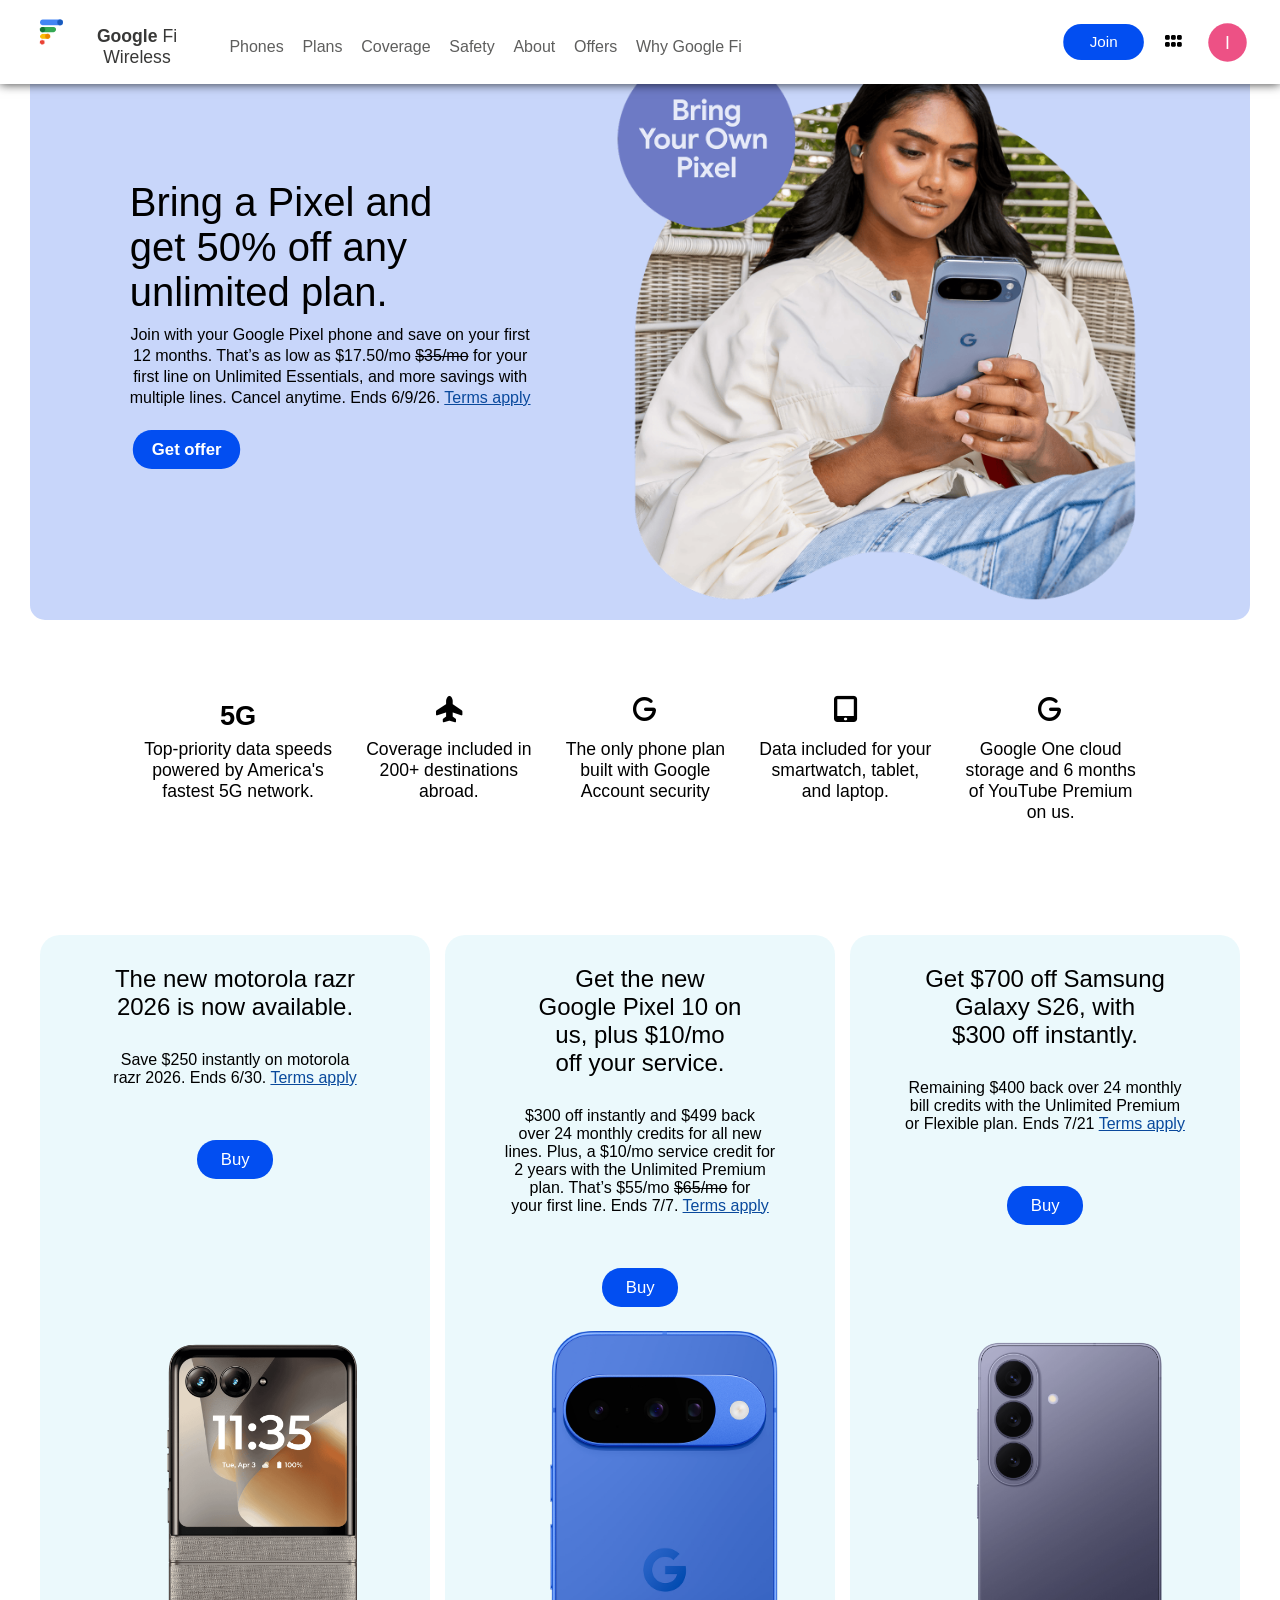
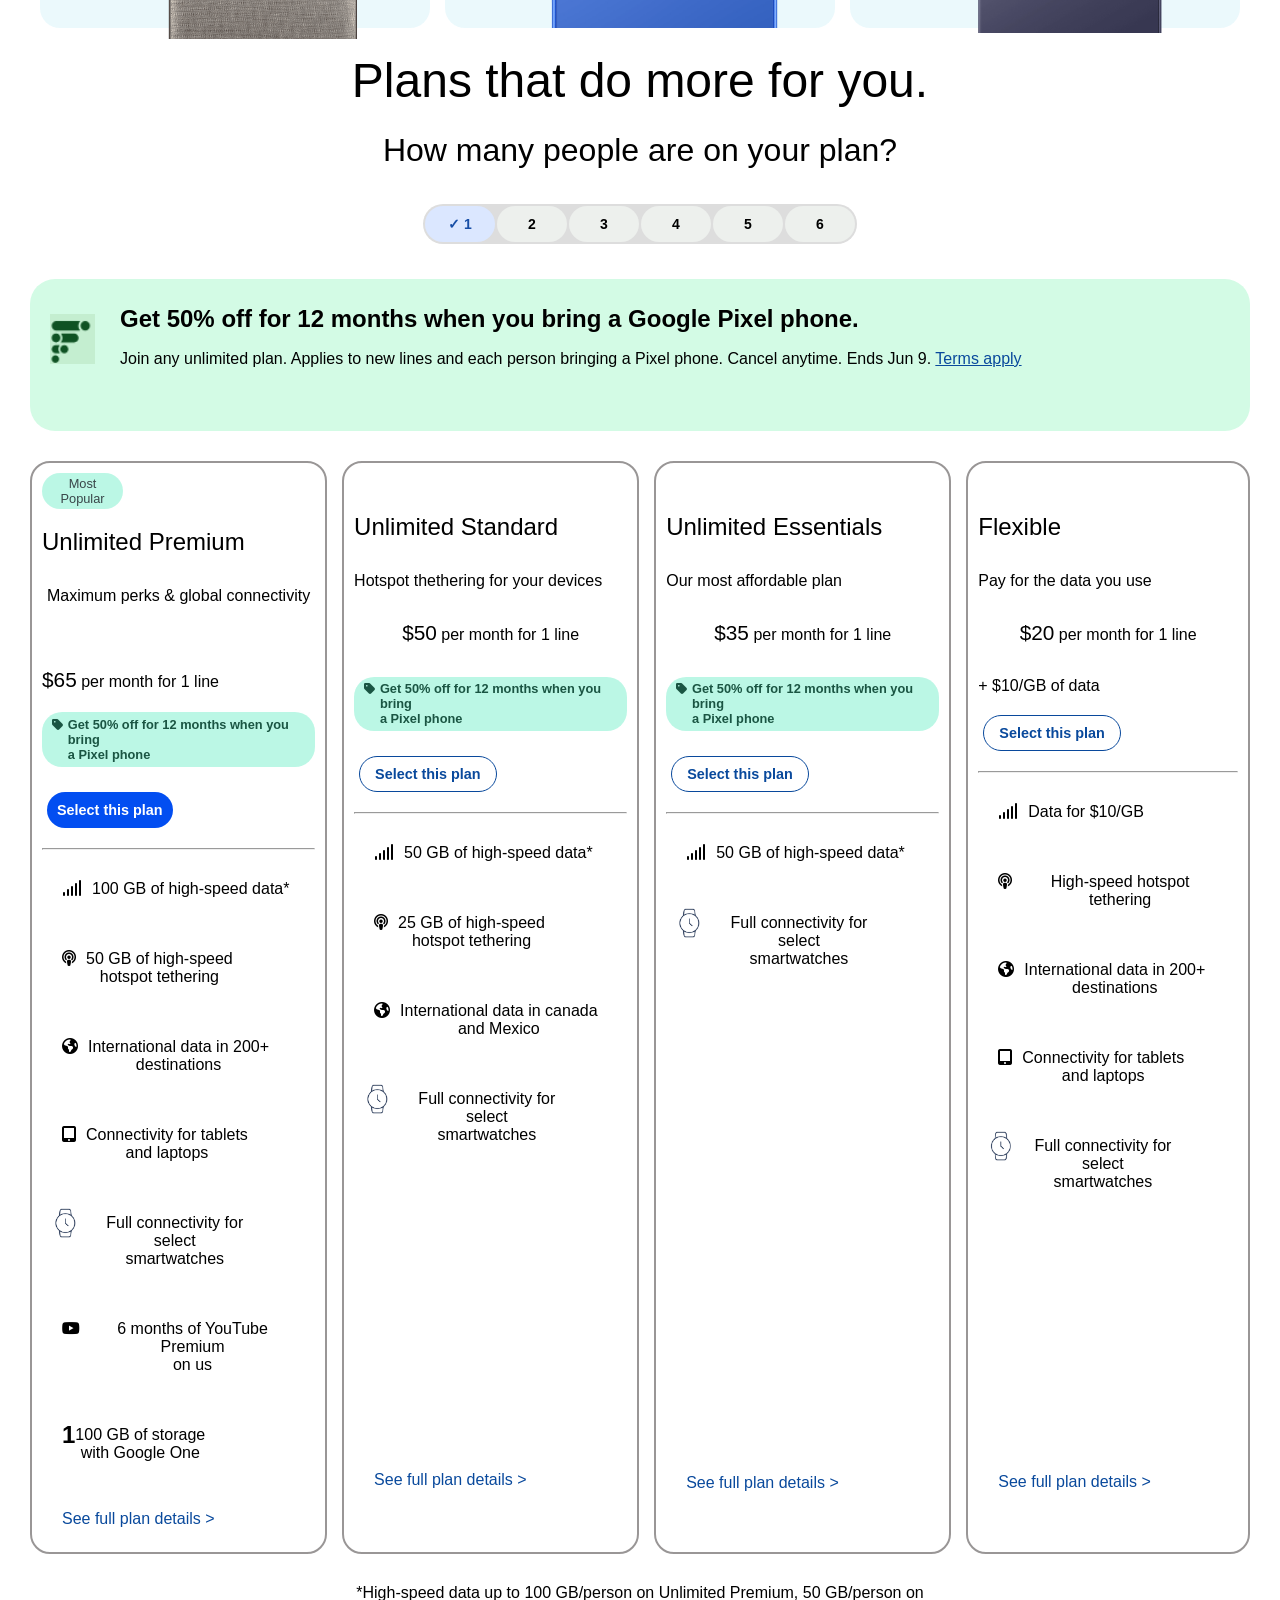
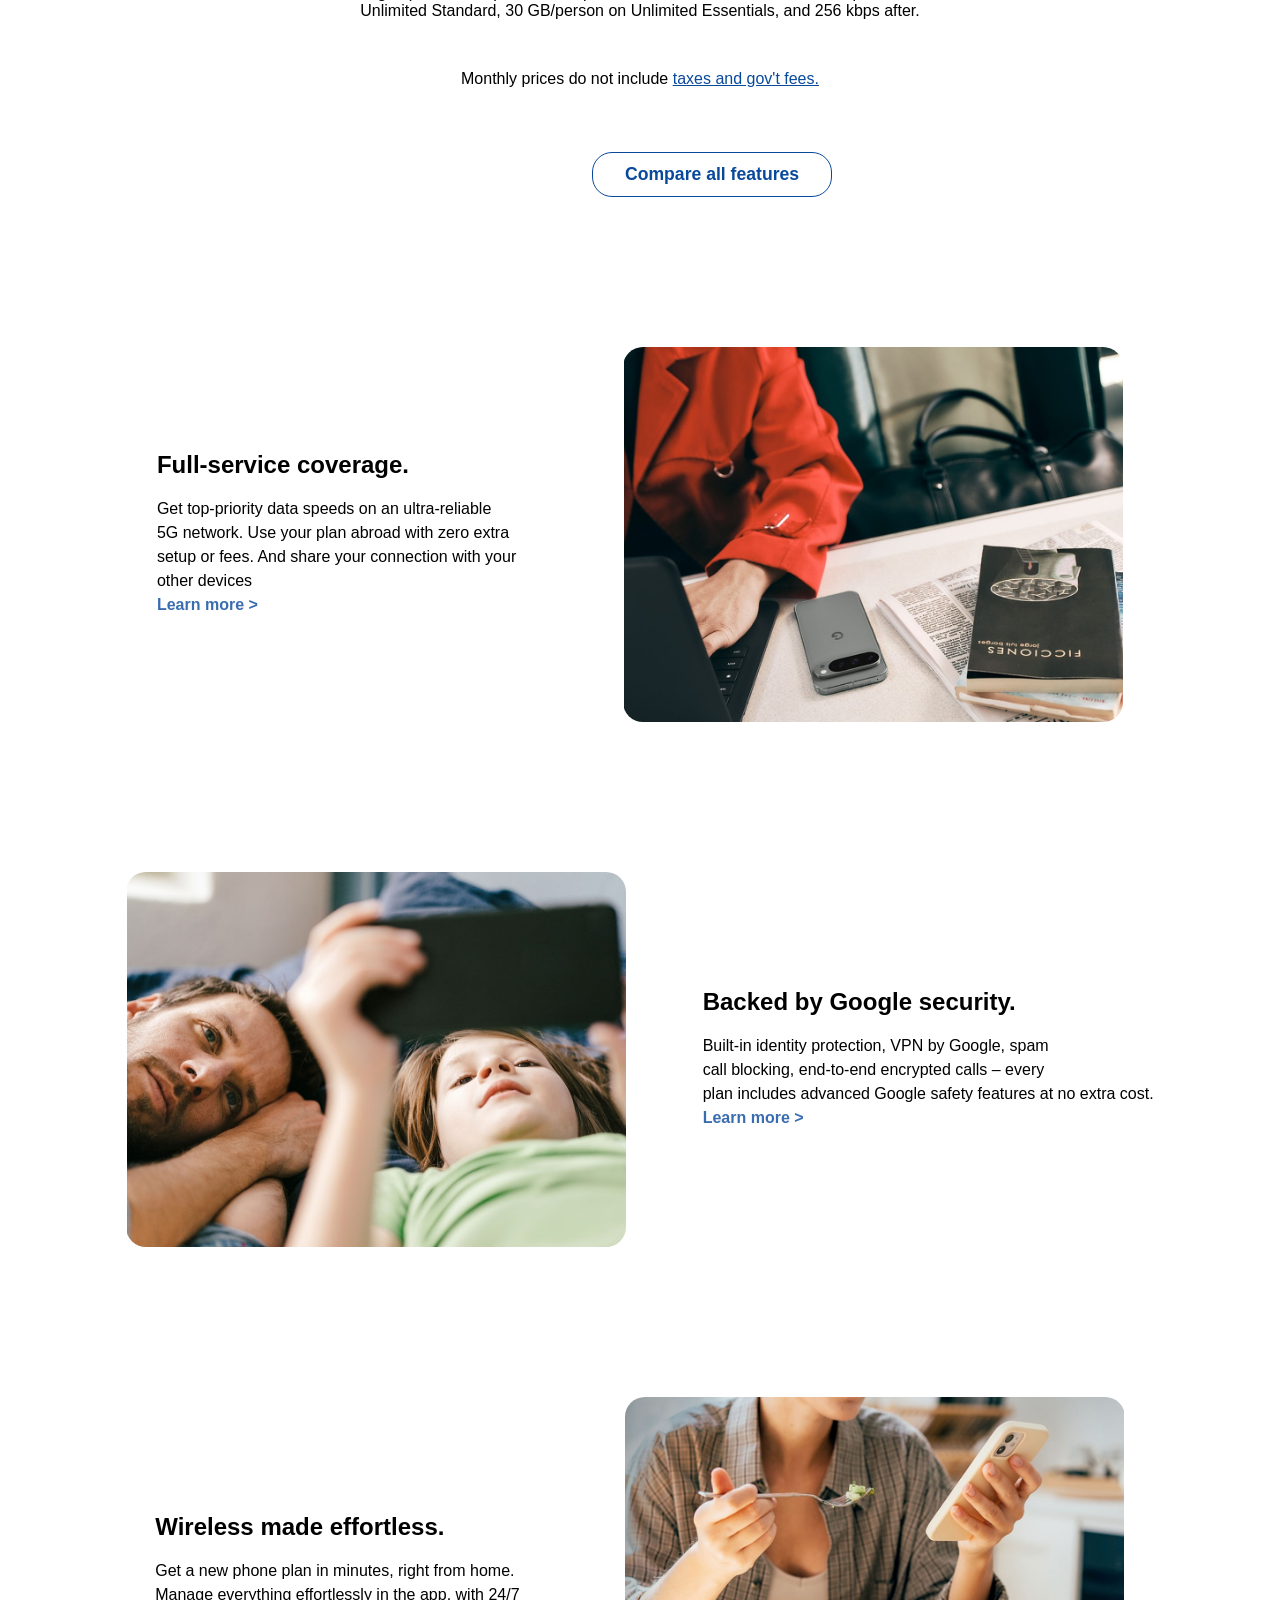
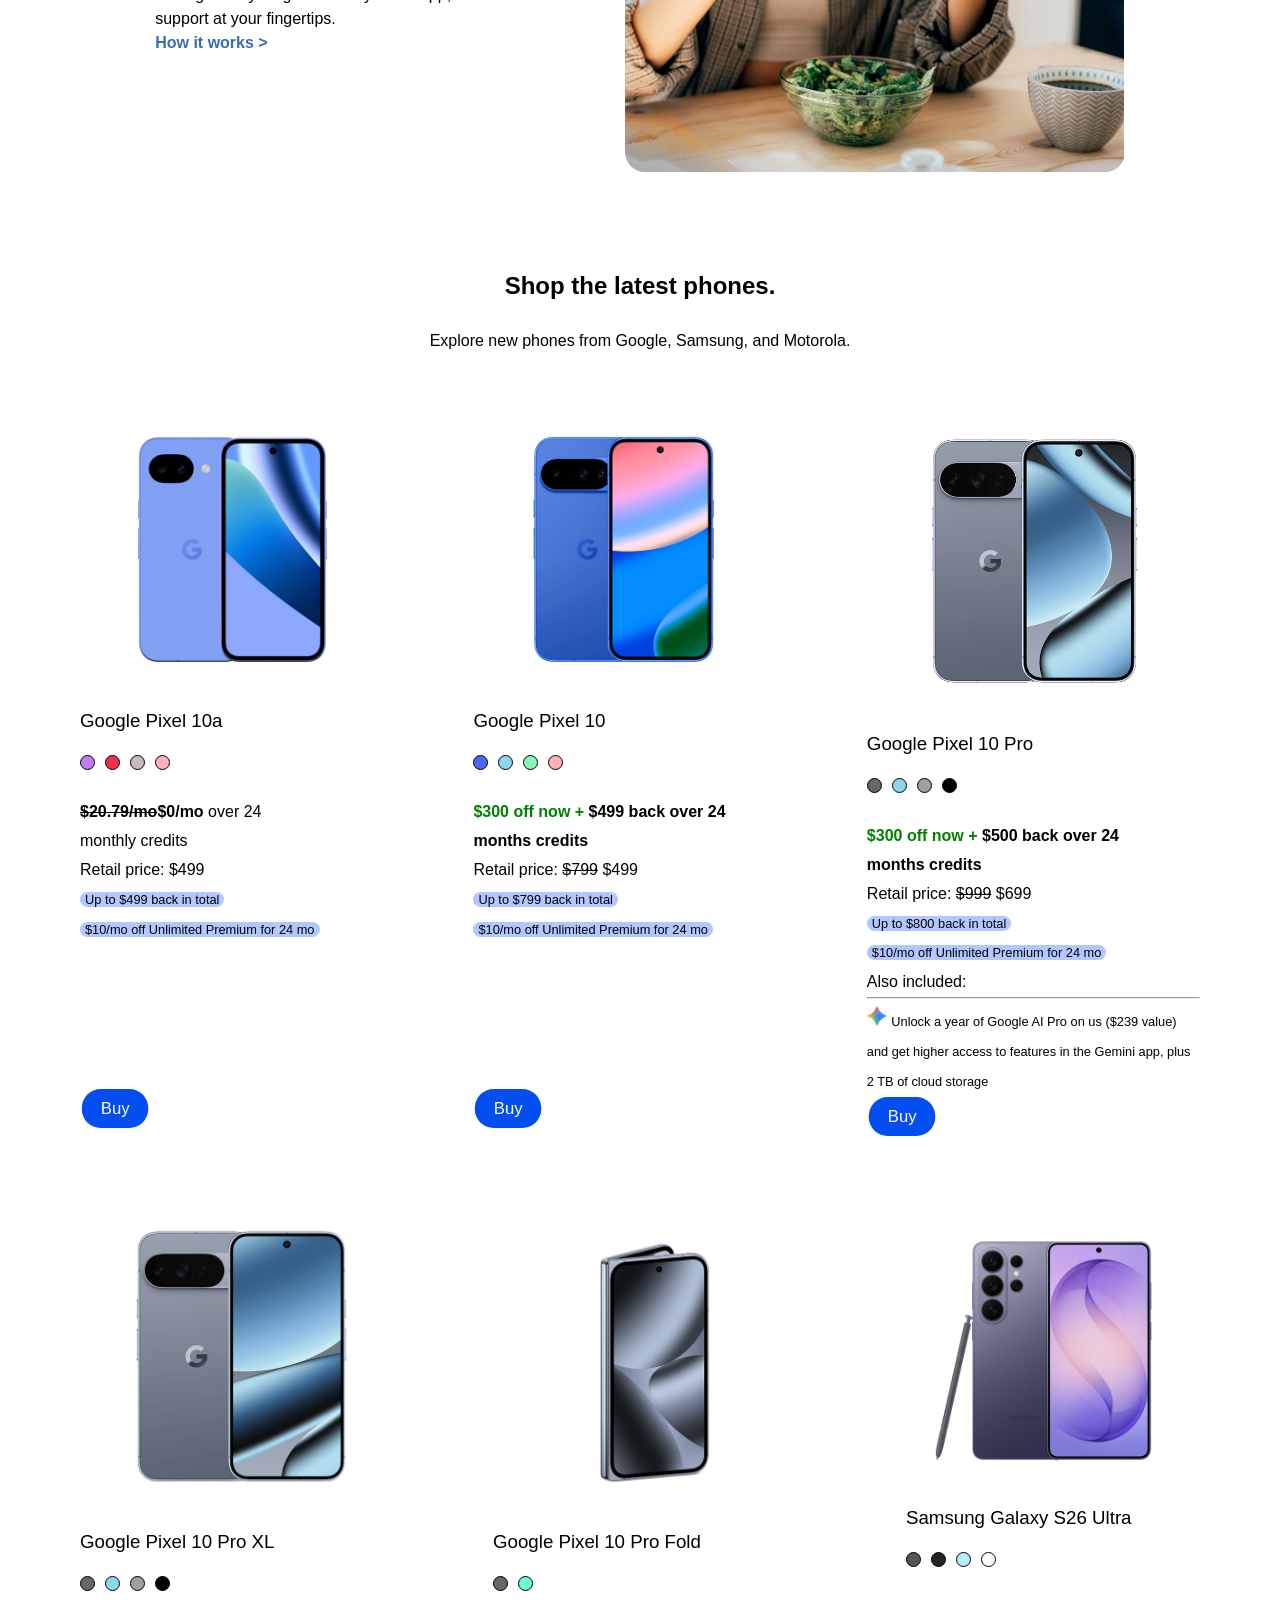
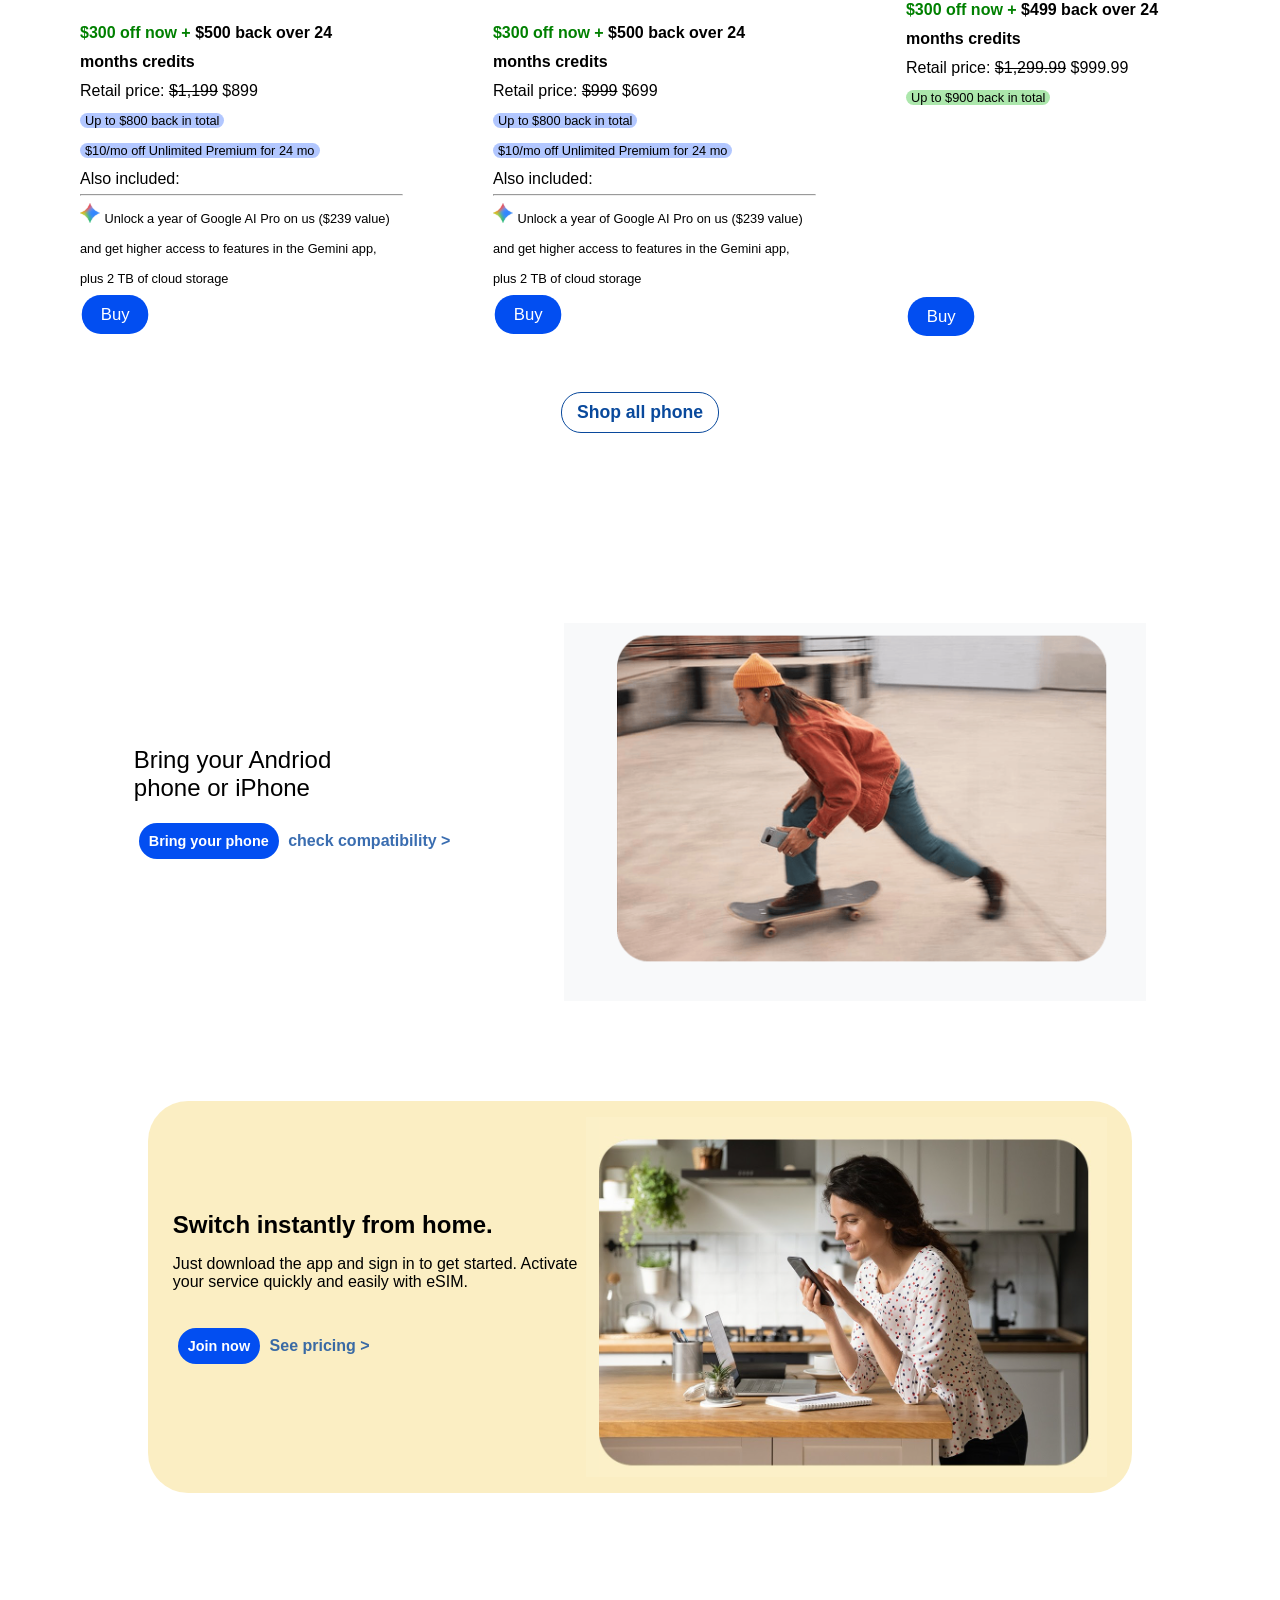
<file: index.html>
<!DOCTYPE html>
<html lang="en">

<head>
   <meta charset="UTF-8">
   <meta name="viewport" content="width=device-width, initial-scale=1.0">
   <title>Document</title>
   <link rel="stylesheet" href="https://cdnjs.cloudflare.com/ajax/libs/font-awesome/6.7.2/css/all.min.css"
      integrity="sha512-Evv84Mr4kqVGRNSgIGL/F/aIDqQb7xQ2vcrdIwxfjThSH8CSR7PBEakCr51Ck+w+/U6swU2Im1vVX0SVk9ABhg=="
      crossorigin="anonymous" referrerpolicy="no-referrer" />
   <link rel="stylesheet" href="index.css">
</head>

<body>
   <header>
      <nav>
         <div class="left_portion">
            <div class="logo1"> </div>
            <p style="font-size: 1.1rem; color: rgb(56, 56, 55); margin-top:10px; position: relative; top:1rem;">
               <strong>Google</strong> Fi Wireless
            </p>
         </div>
         <div class="center_portion">
            <ul>
               <li>Phones</li>
               <li>Plans</li>
               <li>Coverage</li>
               <li>Safety</li>
               <li>About</li>
               <li>Offers</li>
               <li>Why Google Fi</li>
            </ul>
         </div>
         <div class="right_portion">
            <button class="join_btn"><a href="#">Join</a></button>
            <div class="logo3"><i class="fa-solid fa-grip"></i>
            </div>
            <div class="logo4" style="border-radius:50%; height: 35px; width:35px;">I
            </div>
         </div>

      </nav>
   </header>
   <main>
      <section id="section1">
         <div class="part1">
            <h1>Bring a Pixel and <br> get 50% off any
               <br>
               unlimited plan.
            </h1>
            <p>Join with your Google Pixel phone and save on your first <br>12 months. That’s as low as $17.50/mo
               <span style="text-decoration: line-through;">$35/mo</span>
               for
               your <br>first line on Unlimited Essentials, and more savings with <br>multiple lines. Cancel anytime.
               Ends
               6/9/26.
               <a href="#" style="color: rgb(9, 73, 156);">Terms apply</a>
            </p>
            <button><a href="#">Get offer</a></button>
         </div>
         <div class="hero">
         </div>

      </section>
      <section>
         <div class="section2">
            <div class="s"> <strong style="font-size: 1.7rem;">5G</strong>
               <p style="margin-top: 7px;">Top-priority data speeds<br>powered by America's <br>fastest 5G network.</p>
            </div>
            <div class="s"><i class="fa-solid fa-plane-up"></i>
               <p>Coverage included in <br>200+ destinations <br>abroad.</p>
            </div>
            <div class="s"><i class="fa-solid fa-g"></i>
               <p>The only phone plan <br>built with Google <br>Account security</p>
            </div>
            <div class="s"><i class="fa-solid fa-tablet-screen-button"></i>
               <p>Data included for your <br>smartwatch, tablet, <br>and laptop.</p>
            </div>
            <div class="s"><i class="fa-solid fa-g"></i>
               <p>Google One cloud <br>storage and 6 months <br> of YouTube Premium <br>on us.</p>
            </div>
         </div>
      </section>
      <section id="section3">
         <div class="ph">
            <h1>The new motorola razr <br>2026 is now available.</h1>
            <p>Save $250 instantly on motorola <br> razr 2026. Ends 6/30.
               <a href="#">Terms apply</a>
            </p>
            <button>Buy</button>
            <div class="ph1 f"
               style="background: url(images/ph1.png); background-size: cover; position: relative;top: 7.8rem; scale:1.1;">
            </div>
         </div>
         <div class="ph">
            <h1>Get the new <br>Google Pixel 10 on <br> us, plus $10/mo <br> off your
               service.</h1>
            <p>$300 off instantly and $499 back <br>over 24 monthly credits for all new <br>lines. Plus, a $10/mo
               service credit
               for <br>2 years with the Unlimited Premium <br> plan.
               That’s $55/mo <span style="text-decoration: line-through;">$65/mo</span> for <br>your first line. Ends
               7/7.
               <a href="#">Terms apply</a>
            </p>
            <button>Buy</button>
            <div class="ph2 f" style="background: url(images/ph2.png); background-size: cover; scale: 1;"></div>
         </div>
         <div class="ph">
            <h1>Get $700 off Samsung <br>Galaxy S26, with <br>$300 off instantly.</h1>
            <p>Remaining $400 back over 24 monthly <br>bill credits with the Unlimited Premium <br>or Flexible plan.
               Ends 7/21
               <a href="#">Terms apply</a>
            </p>
            <button>Buy</button>
            <div class="ph3 f"
               style="background: url(images/ph3.png); background-size: cover; position: relative; top: 4.5rem; scale: 1.1;">
            </div>
         </div>
      </section>
      <div class="plan">
         <h1 style="text-align: center; font-size: 3rem; font-weight: 400; margin-bottom: 1.5rem;">Plans that do more
            for
            you.</h1>
         <h2 style="text-align: center; font-size: 2rem; font-weight: 400;">How many people are on your plan?</h2>
         <div class="g">
            <input checked type="radio" id="a" name="n"><label for="a">1</label>
            <input type="radio" id="b" name="n"><label for="b">2</label>
            <input type="radio" id="c" name="n"><label for="c">3</label>
            <input type="radio" id="d" name="n"><label for="d">4</label>
            <input type="radio" id="e" name="n"><label for="e">5</label>
            <input type="radio" id="f" name="n"><label for="f">6</label>
         </div>
      </div>
      <div class="offer">
         <div class="l" style="height: 50px; width: 50px; background: url(images/l.png); margin-right: 20px; margin-top: 15px;
            background-size: contain; background-repeat : no-repeat;">
         </div>
         <div class="new" style="line-height: 2.5rem;">
            <h2>Get 50% off for 12 months when you bring a Google Pixel phone.</h2>
            <p>Join any unlimited plan. Applies to new lines and each person bringing a Pixel phone. Cancel anytime.
               Ends
               Jun 9.
               <a href="#" style="color: rgb(9, 73, 156);">Terms apply</a>
            </p>
         </div>
      </div>
      <section id="section4">
         <!-- box1 -->
         <div class="pl">
            <div class="popular">Most Popular</div>
            <h2 style="font-weight: 500;">Unlimited Premium</h2>
            <p style="line-height: 5rem;">Maximum perks & global connectivity</p>
            <span><strong style="font-size: 1.3rem; font-weight: 500;">$65</strong> per month for 1 line</span>
            <div class="get">
               <div class="tag"><i class="fa-solid fa-tag"></i></div>
               Get 50% off for 12 months when you bring <br> a Pixel phone
            </div>
            <button class="sp">Select this plan</button>
            <hr>
            <div class="properties">
               <div class="ab">
                  <i class="fa-solid fa-signal"></i>
                  <p>100 GB of high-speed data*</p>
               </div>
               <div class="ab">
                  <i class="fa-solid fa-podcast"></i>
                  <p>50 GB of high-speed <br>hotspot tethering</p>
               </div>
               <div class="ab">
                  <i class="fa-solid fa-earth-americas"></i>
                  <p>International data in 200+ <br> destinations</p>
               </div>
               <div class="ab">
                  <i class="fa-solid fa-tablet-screen-button"></i>
                  <p>Connectivity for tablets <br>and laptops</p>
               </div>
               <div class="ab">
                  <div class="w"
                     style="position:relative; right:1.5rem;bottom: 1rem; background: url(images/watch.png);background-size: cover; height: 50px; width: 50px; scale:0.7;">
                  </div>
                  <p style="position: relative;right: 1.8rem;">Full connectivity for select <br>smartwatches</p>
               </div>
               <div class="ab">
                  <i class="fa-brands fa-youtube"></i>
                  <p>6 months of YouTube Premium <br>on us</p>
               </div>
               <div class="ab"> <strong style="font-size:1.5rem; position: relative;bottom: 0.3rem;">1</strong>
                  <p>100 GB of storage <br> with Google One</p>
               </div>
               <a href="#" style="position: relative; top: 0.4rem;">See full plan details >
               </a>
            </div>
         </div>
         <!-- box2 -->
         <div class="pl">
            <h2 style="font-weight:500; margin-top: 40px;">Unlimited Standard</h2>
            <span style="line-height: 5rem;">Hotspot thethering for your devices</span>
            <p><strong style="font-size: 1.3rem; font-weight: 500;">$50</strong>
               per month for 1 line
            </p>
            <div class="get">
               <div class="tag"><i class="fa-solid fa-tag"></i></div>
               Get 50% off for 12 months when you bring <br> a Pixel phone
            </div>
            <button class="ps">Select this plan</button>
            <hr>
            <div class="properties">
               <div class="ab">
                  <i class="fa-solid fa-signal"></i>
                  <p>50 GB of high-speed data*</p>
               </div>
               <div class="ab">
                  <i class="fa-solid fa-podcast"></i>
                  <p>25 GB of high-speed <br>hotspot tethering</p>
               </div>
               <div class="ab">
                  <i class="fa-solid fa-earth-americas"></i>
                  <p>International data in canada <br> and Mexico</p>
               </div>
               <div class="ab">
                  <div class="w"
                     style="position:relative; right:1.5rem;bottom: 1rem; background: url(images/watch.png);background-size: cover; height: 50px; width: 50px; scale:0.7;">
                  </div>
                  <p style="position: relative;right: 1.8rem;">Full connectivity for select <br>smartwatches</p>
               </div>
               <a href="#" style="position: relative; top: 17.8rem;">See full plan details >
               </a>
            </div>
         </div>
         <!-- box3 -->
         <div class="pl">
            <h2 style="font-weight:500; margin-top: 40px;">Unlimited Essentials</h2>
            <span style="line-height: 5rem;">Our most affordable plan</span>
            <p><strong style="font-size: 1.3rem; font-weight: 500;">$35</strong>
               per month for 1 line
            </p>
            <div class="get">
               <div class="tag"><i class="fa-solid fa-tag"></i></div>
               Get 50% off for 12 months when you bring <br> a Pixel phone
            </div>
            <button class="ps">Select this plan</button>
            <hr>
            <div class="properties">
               <div class="ab">
                  <i class="fa-solid fa-signal"></i>
                  <p>50 GB of high-speed data*</p>
               </div>
               <div class="ab">
                  <div class="w"
                     style="position:relative; right:1.5rem;bottom: 1rem; background: url(images/watch.png);background-size: cover; height: 50px; width: 50px; scale:0.7;">
                  </div>
                  <p style="position: relative;right: 1.8rem;">Full connectivity for select <br>smartwatches</p>
               </div>
               <a href="#" style="position: relative; top: 29rem;">See full plan details >
               </a>
            </div>
         </div>
         <!-- box 4 -->
         <div class="pl">
            <h2 style="font-weight:500; margin-top: 40px;">Flexible</h2>
            <span style="line-height: 5rem;">Pay for the data you use</span>
            <p><strong style="font-size: 1.3rem; font-weight: 500;">$20</strong>
               per month for 1 line
            </p>
            <span>+ $10/GB of data</span>
            <br>
            <button class="ps" style="margin-top: 20px;">Select this plan</button>
            <hr>
            <div class="properties">
               <div class="ab">
                  <i class="fa-solid fa-signal"></i>
                  <p>Data for $10/GB</p>
               </div>
               <div class="ab">
                  <i class="fa-solid fa-podcast"></i>
                  <p>High-speed hotspot tethering</p>
               </div>
               <div class="ab">
                  <i class="fa-solid fa-earth-americas"></i>
                  <p>International data in 200+ <br> destinations</p>
               </div>
               <div class="ab">
                  <i class="fa-solid fa-tablet-screen-button"></i>
                  <p>Connectivity for tablets <br>and laptops</p>
               </div>
               <div class="ab">
                  <div class="w"
                     style="position:relative; right:1.5rem;bottom: 1rem; background: url(images/watch.png);background-size: cover; height: 50px; width: 50px; scale:0.7;">
                  </div>
                  <p style="position: relative;right: 1.8rem;">Full connectivity for select <br>smartwatches</p>
               </div>
               <a href="#" style="position: relative; top: 15rem;">See full plan details >
               </a>
            </div>
         </div>
      </section>
      <div class="sub">
         <p style="text-align: center;">*High-speed data up to 100 GB/person on Unlimited Premium, 50 GB/person on <br>
            Unlimited Standard, 30
            GB/person on Unlimited Essentials, and 256 kbps after.</p>
         <br>
         <p style="text-align: center;">Monthly prices do not include <a href="#" style="color: rgb(9, 73, 156);">taxes
               and gov't fees.</a></p>
      </div>
      <button class="ps"
         style="margin-left: 37rem; margin-top: 2rem; padding: 0.7rem 2rem; font-size: 1.1rem; margin-bottom: 100px;">
         Compare
         all
         features</button>
      <!-- section 5 -->
      <section id="section5">
         <!-- box 1 -->
         <div class="box">
            <div class="text">
               <h1 style="margin-bottom: 20px;">Full-service coverage.</h1>
               <span>Get top-priority data speeds on an ultra-reliable <br> 5G network. Use your plan abroad with zero
                  extra
                  <br> setup or fees. And share your connection with your <br>other devices</span>
               <br>
               <a href="#" style="color: rgba(9, 73, 156,0.8); text-decoration : none; font-weight: bold;">Learn more
                  ></a>
            </div>
            <div class="pic" style="height: 375px; width: 500px; background: url(images/box1.jpg); 
               background-size: contain; background-position: center; background-repeat: no-repeat; 
               border-radius: 20px;">
            </div>
         </div>
         <!-- box 2 -->
         <div class="box">
            <div class="pic" style="height: 375px; width: 500px; background: url(images/box2.jpg); 
               background-size: contain; background-position: center; background-repeat: no-repeat; 
               border-radius: 20px;">
            </div>
            <div class="text">
               <h1 style="margin-bottom: 20px;">Backed by Google security.</h1>
               <span>Built-in identity protection, VPN by Google, spam <br>
                  call blocking, end-to-end encrypted calls – every <br>plan includes advanced Google safety features at
                  no extra cost.
                  <br>
                  <a href="#" style="color: rgba(9, 73, 156,0.8); text-decoration : none; font-weight: bold;">Learn more
                     ></a>
            </div>
         </div>
         <!-- box 3 -->
         <div class="box">
            <div class="text">
               <h1 style="margin-bottom: 20px;">Wireless made effortless.</h1>
               <span>Get a new phone plan in minutes, right from home. <br>Manage everything effortlessly in the app,
                  with
                  24/7 <br>support at your fingertips.
                  <br>
                  <a href="#" style="color: rgba(9, 73, 156,0.8); text-decoration : none; font-weight: bold;">How it
                     works
                     ></a>
            </div>
            <div class="pic" style="height: 375px; width: 500px; background: url(images/box3.jpg); 
               background-size: contain; background-position: center; background-repeat: no-repeat; 
               border-radius: 20px;">
            </div>
         </div>
      </section>
      <!-- shop section -->
      <section id="section6">
         <h1 style="font-weight: light;">Shop the latest phones.</h1>
         <p>Explore new phones from Google, Samsung, and Motorola.</p>
         <div class="shop">
            <!-- phone 1 -->
            <div class="p1">
               <img src="images/p1.webp" alt="p1">
               <div class="t">
                  <h3 style="font-weight: lighter; margin-bottom: 1.2rem;">Google Pixel 10a</h3>
                  <div class="circle">
                     <div class="c" style="background: rgba(183, 111, 241, 0.9);"></div>
                     <div class="c" style="background: rgb(241, 48, 80);"></div>
                     <div class="c" style="background: rgb(199, 187, 187);"></div>
                     <div class="c" stle="background: #000;"></div>
                  </div>
                  <br>
                  <span><strong>
                        <span style="text-decoration: line-through;">$20.79/mo</span>$0/mo
                     </strong>over 24
                  </span>
                  <br>
                  <span>monthly credits</span>
                  <br>
                  <span>Retail price: $499</span>
                  <br>
                  <div class="doll">Up to $499 back in total</div>
                  <br>
                  <div class="doll">$10/mo off Unlimited Premium for 24 mo</div>
                  <br>
                  <button id="btn">
                     Buy
                  </button>
               </div>
            </div>
            <!-- phone 2 -->
            <div class="p1">
               <img src="images/p2.webp" alt="p1">
               <div class="t">
                  <h3 style="font-weight: lighter; margin-bottom: 1.2rem;">Google Pixel 10</h3>
                  <div class="circle">
                     <div class="c" style="background: rgba(58, 86, 243, 0.9);"></div>
                     <div class="c" style="background: rgb(140, 215, 238);"></div>
                     <div class="c" style="background: rgb(135, 247, 185);"></div>
                     <div class="c" stle="background: #000;"></div>
                  </div>
                  <br>
                  <strong style="color:green;">$300 off now +
                     <span style="color: #000;">$499 back over 24 <br>months credits</span>
                  </strong>
                  <br>
                  <span>Retail price: <span style="text-decoration: line-through;">$799</span> $499</span>
                  <br>
                  <div class="doll">Up to $799 back in total</div>
                  <br>
                  <div class="doll">$10/mo off Unlimited Premium for 24 mo</div>
                  <br>
                  <button id="btn">
                     Buy
                  </button>
               </div>
            </div>
            <!-- phone 3 -->
            <div class="p1">
               <img src="images/p3.webp" alt="p1" style="scale: 1;">
               <div class="t">
                  <h3 style="font-weight: lighter; margin-bottom: 1.2rem;">Google Pixel 10 Pro</h3>
                  <div class="circle">
                     <div class="c" style="background: rgba(86, 86, 87, 0.9);"></div>
                     <div class="c" style="background: rgb(140, 215, 238);"></div>
                     <div class="c" style="background: rgb(157, 160, 159);"></div>
                     <div class="c" style="background: black;"></div>
                  </div>
                  <br>
                  <strong style="color:green;">$300 off now +
                     <span style="color: #000;">$500 back over 24 <br>months credits</span>
                  </strong>
                  <br>
                  <span>Retail price: <span style="text-decoration: line-through;">$999</span> $699</span>
                  <br>
                  <div class="doll">Up to $800 back in total</div>
                  <br>
                  <div class="doll">$10/mo off Unlimited Premium for 24 mo</div>
                  <br>
                  <span>Also included: </span>
                  <hr>
                  <div class="gem"></div>
                  <span style="font-size: 0.8rem;">Unlock a year of Google AI Pro on us ($239
                     value)
                     and get higher
                     access to features in the
                     Gemini
                     app, plus 2 TB of cloud storage</span>
                  <br>
                  <button id="btn" style="margin: 0;">
                     Buy
                  </button>
               </div>
            </div>
         </div>
         <!-- shop section 2 -->
         <div class="shop">
            <!-- phone 4 -->
            <div class="p1">
               <img src="images/p4.webp" alt="p1" style="scale: 1;">
               <div class="t">
                  <h3 style="font-weight: lighter; margin-bottom: 1.2rem;">Google Pixel 10 Pro XL</h3>
                  <div class="circle">
                     <div class="c" style="background: rgba(86, 86, 87, 0.9);"></div>
                     <div class="c" style="background: rgb(140, 215, 238);"></div>
                     <div class="c" style="background: rgb(157, 160, 159);"></div>
                     <div class="c" style="background: black;"></div>
                  </div>
                  <br>
                  <strong style="color:green;">$300 off now +
                     <span style="color: #000;">$500 back over 24 <br>months credits</span>
                  </strong>
                  <br>
                  <span>Retail price: <span style="text-decoration: line-through;">$1,199</span> $899</span>
                  <br>
                  <div class="doll">Up to $800 back in total</div>
                  <br>
                  <div class="doll">$10/mo off Unlimited Premium for 24 mo</div>
                  <br>
                  <span>Also included: </span>
                  <hr>
                  <div class="gem"></div>
                  <span style="font-size: 0.8rem;">Unlock a year of Google AI Pro on us ($239
                     value)
                     and get higher
                     access to features in the
                     Gemini
                     app, plus 2 TB of cloud storage</span>
                  <br>
                  <button id="btn" style="margin: 0;">
                     Buy
                  </button>
               </div>
            </div>
            <!-- phone 5 -->
            <div class="p1">
               <img src="images/p5.webp" alt="p1" style="scale: 1;">
               <div class="t">
                  <h3 style="font-weight: lighter; margin-bottom: 1.2rem;">Google Pixel 10 Pro Fold</h3>
                  <div class="circle">
                     <div class="c" style="background: rgba(86, 86, 87, 0.9);"></div>
                     <div class="c" style="background: rgb(111, 248, 214);"></div>

                  </div>
                  <br>
                  <strong style="color:green;">$300 off now +
                     <span style="color: #000;">$500 back over 24 <br>months credits</span>
                  </strong>
                  <br>
                  <span>Retail price: <span style="text-decoration: line-through;">$999</span> $699</span>
                  <br>
                  <div class="doll">Up to $800 back in total</div>
                  <br>
                  <div class="doll">$10/mo off Unlimited Premium for 24 mo</div>
                  <br>
                  <span>Also included: </span>
                  <hr>
                  <div class="gem"></div>
                  <span style="font-size: 0.8rem;">Unlock a year of Google AI Pro on us ($239
                     value)
                     and get higher
                     access to features in the
                     Gemini
                     app, plus 2 TB of cloud storage</span>
                  <br>
                  <button id="btn" style="margin: 0;">
                     Buy
                  </button>
               </div>
            </div>
            <!-- phone 6 -->
            <div class="p1">
               <img src="images/p6.webp" alt="p1">
               <div class="t">
                  <h3 style="font-weight: lighter; margin-bottom: 1.2rem;">Samsung Galaxy S26 Ultra</h3>
                  <div class="circle">
                     <div class="c" style="background: rgba(68, 68, 70, 0.9);"></div>
                     <div class="c" style="background: rgb(35, 37, 37);"></div>
                     <div class="c" style="background: rgb(182, 237, 253);"></div>
                     <div class="c" style="background: #fff;"></div>
                  </div>
                  <br>
                  <strong style="color:green;">$300 off now +
                     <span style="color: #000;">$499 back over 24 <br>months credits</span>
                  </strong>
                  <br>
                  <span>Retail price: <span style="text-decoration: line-through;">$1,299.99</span> $999.99</span>
                  <br>
                  <div class="doll" style="background: rgba(152, 226, 152,0.8);">Up to $900 back in total</div>
                  <br>
                  <button id="btn" style="margin-top: 11.5rem;">
                     Buy
                  </button>
               </div>
            </div>
         </div>
         <div class="btn" style="display: flex; justify-content: center; align-items: center;">
            <button class="ps" style=" font-size: 1.1rem;">Shop
               all phone</button>
         </div>
      </section>
      <!-- section 7 -->
      <section id="section7">
         <div class="last">
            <div class="text">
               <h1 style="font-weight:300; margin-bottom: 1rem;">Bring your Andriod <br>phone or iPhone</h1>
               <button class="sp">Bring your phone</button>
               <a href="#" style="color: rgba(9, 73, 156,0.8); text-decoration : none; font-weight: bold;">check
                  compatibility ></a>
            </div>
            <img src="images/run.png" alt="run">
         </div>
         <!-- 2nd part -->
         <div class="last" style="background: rgba(240, 197, 58,0.3); margin: 0 8rem; padding: 1rem 1rem;">
            <div class="text">
               <h1 style="margin-bottom: 1rem;">Switch instantly from home.</h1>
               <p style="text-align: start;">Just download the app and sign in to get started. Activate <br> your
                  service quickly and easily with
                  eSIM. </p>
               <button class="sp">Join now</button>
               <a href="#" style="color: rgba(9, 73, 156,0.8); text-decoration : none; font-weight: bold;">See pricing
                  ></a>
            </div>
            <img src="images/tak.png" alt="take photo">
         </div>
      </section>
   </main>
</body>

</html>
</file>
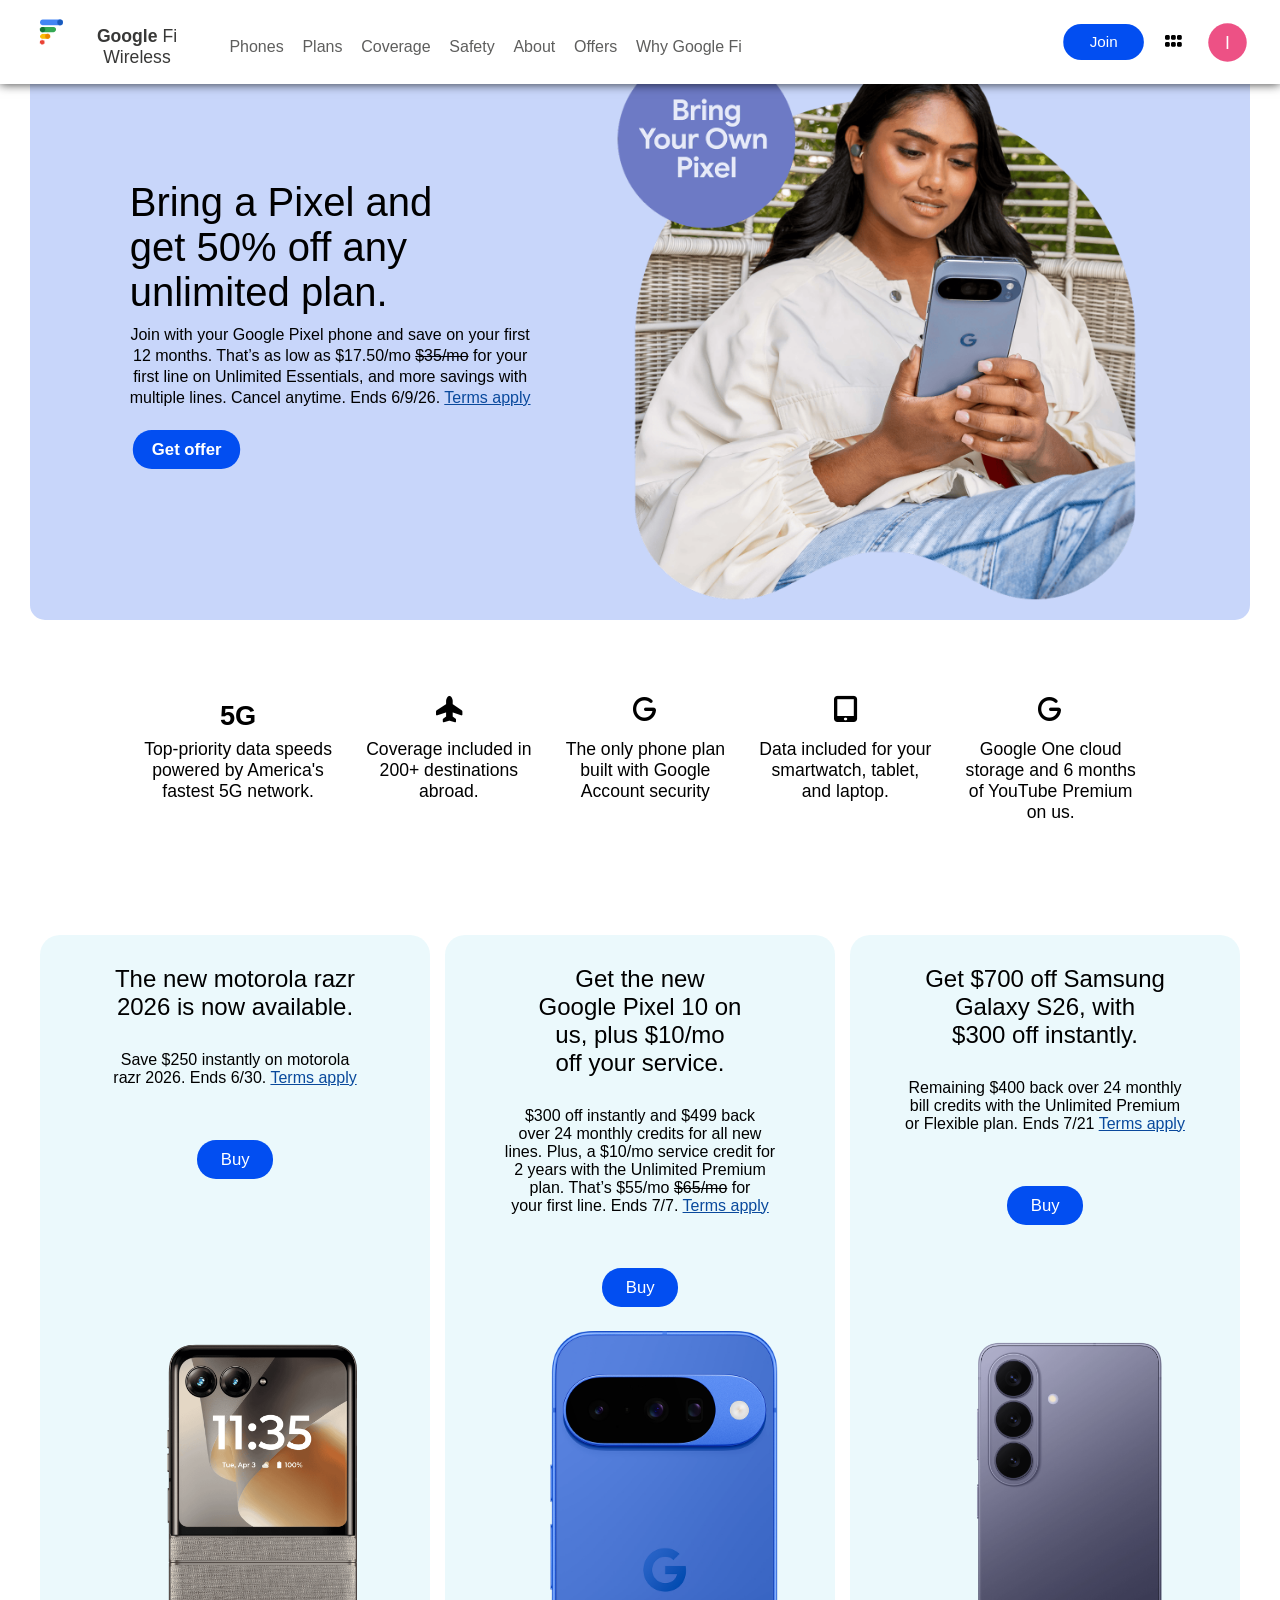
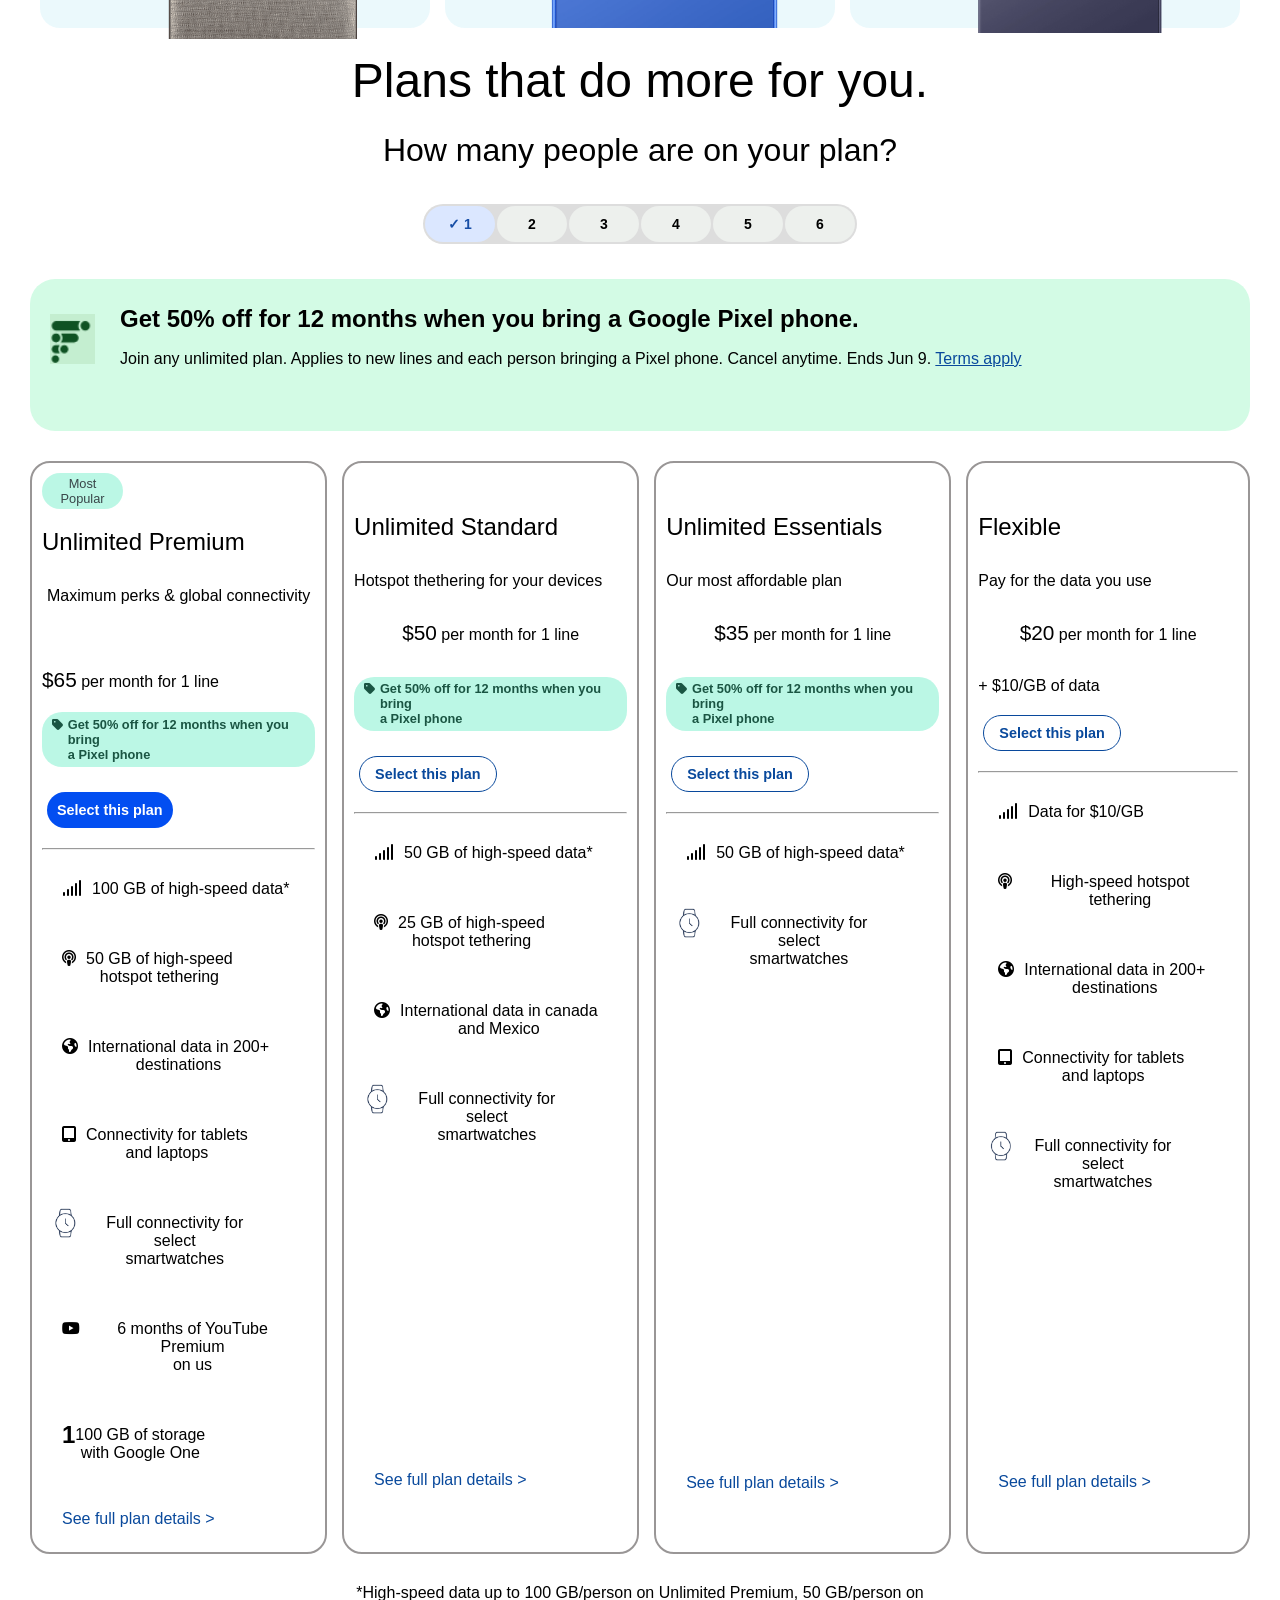
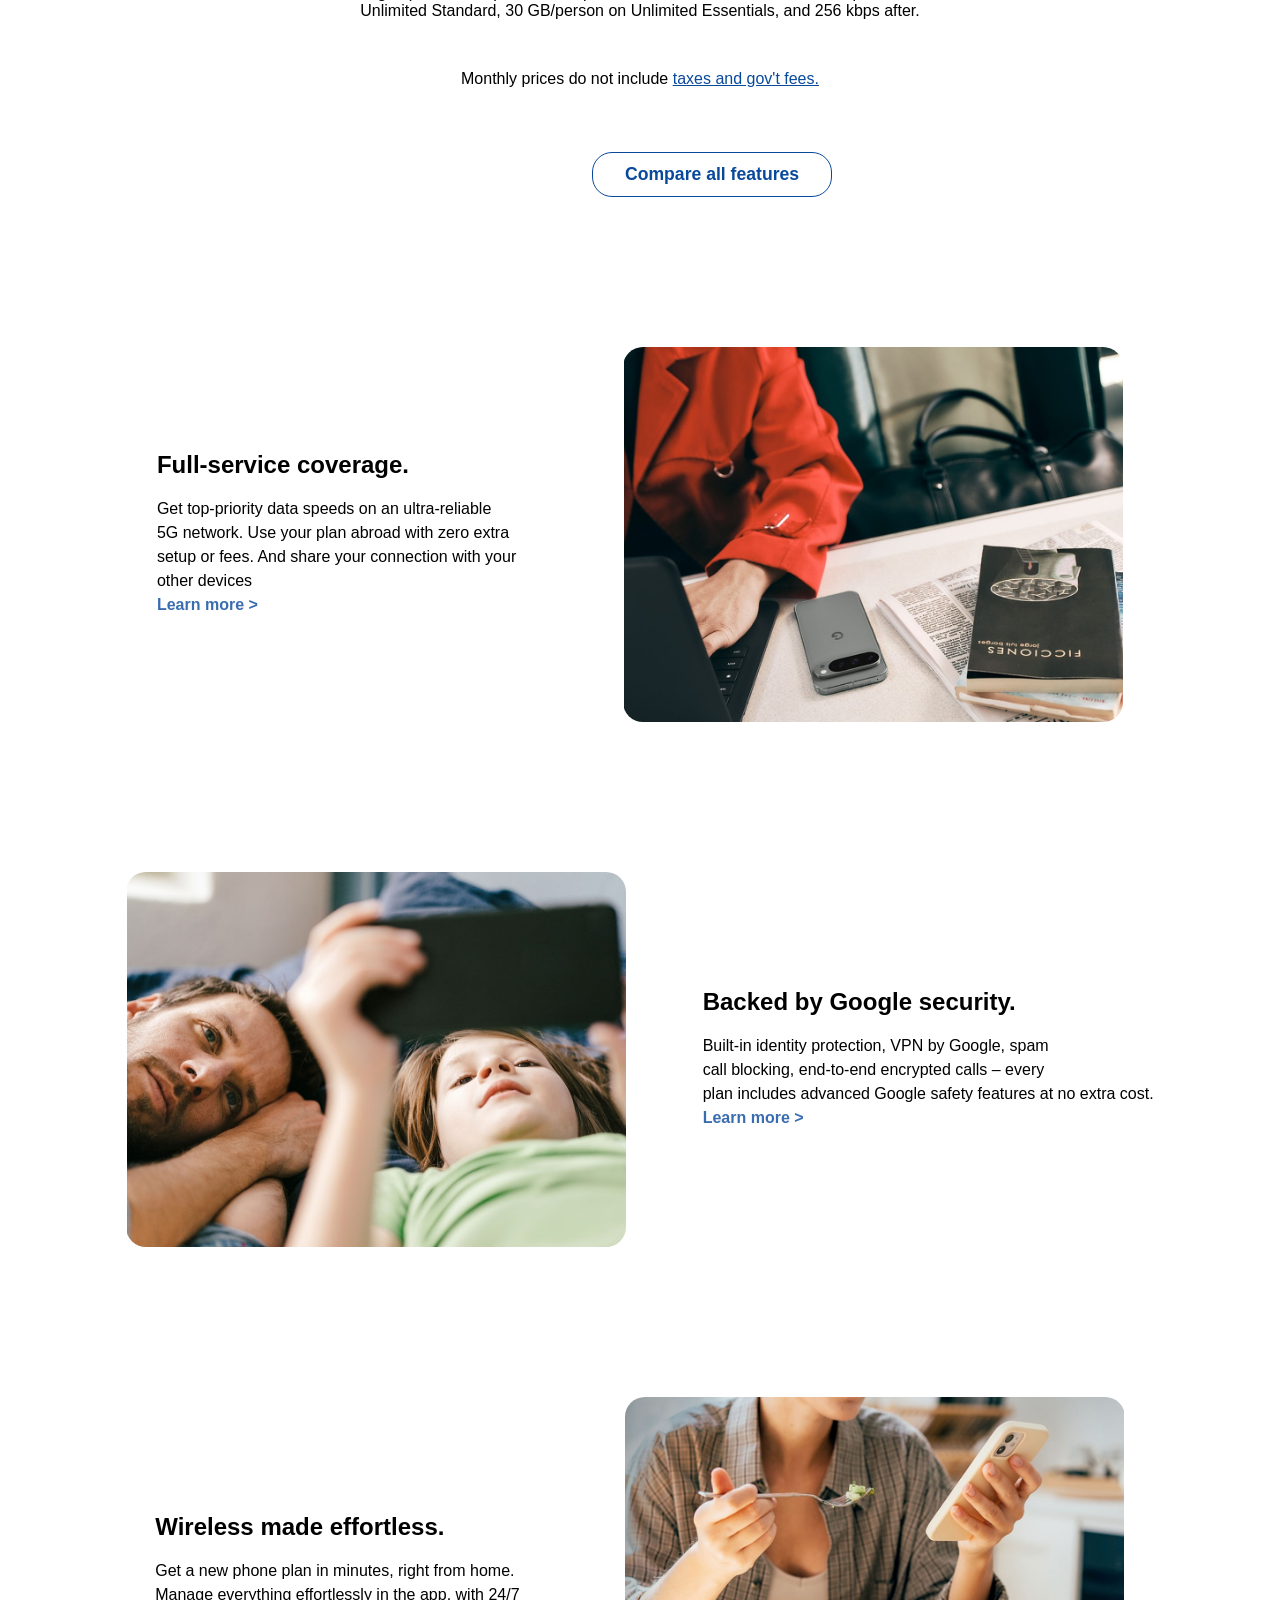
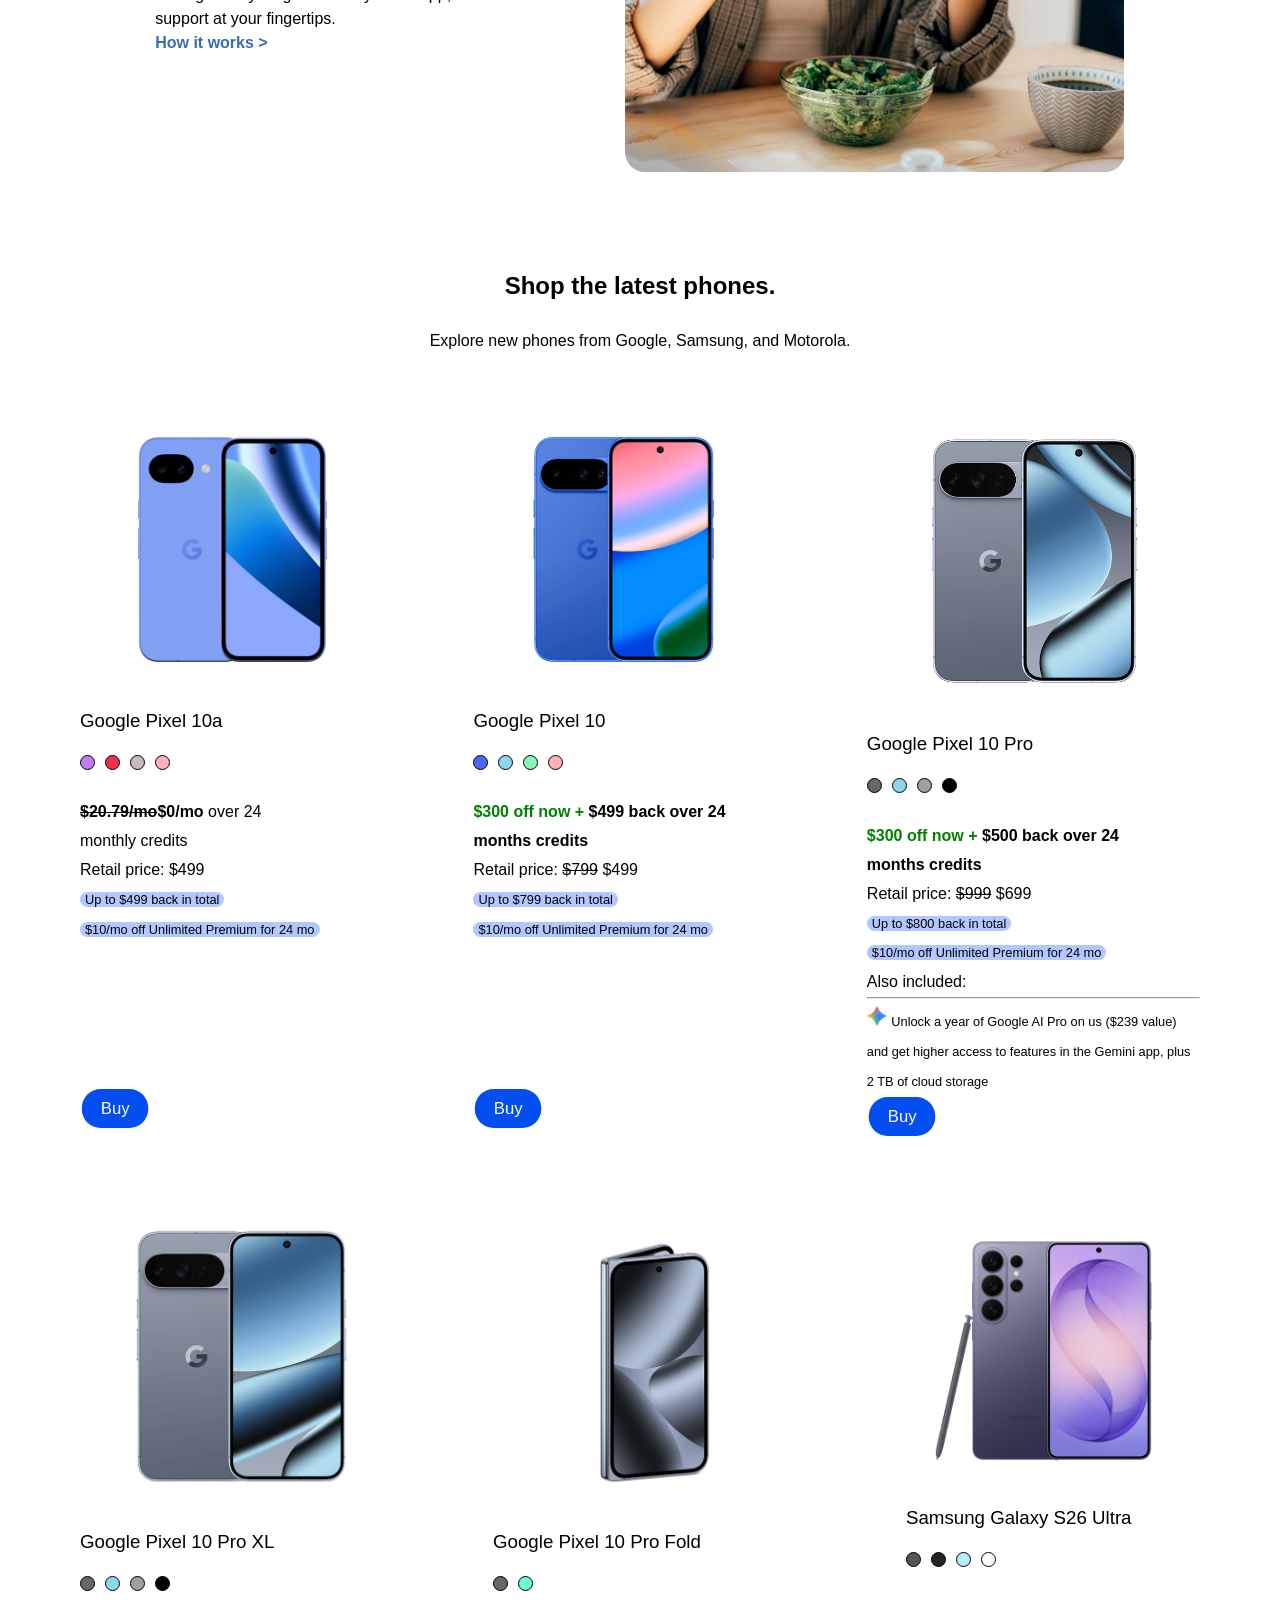
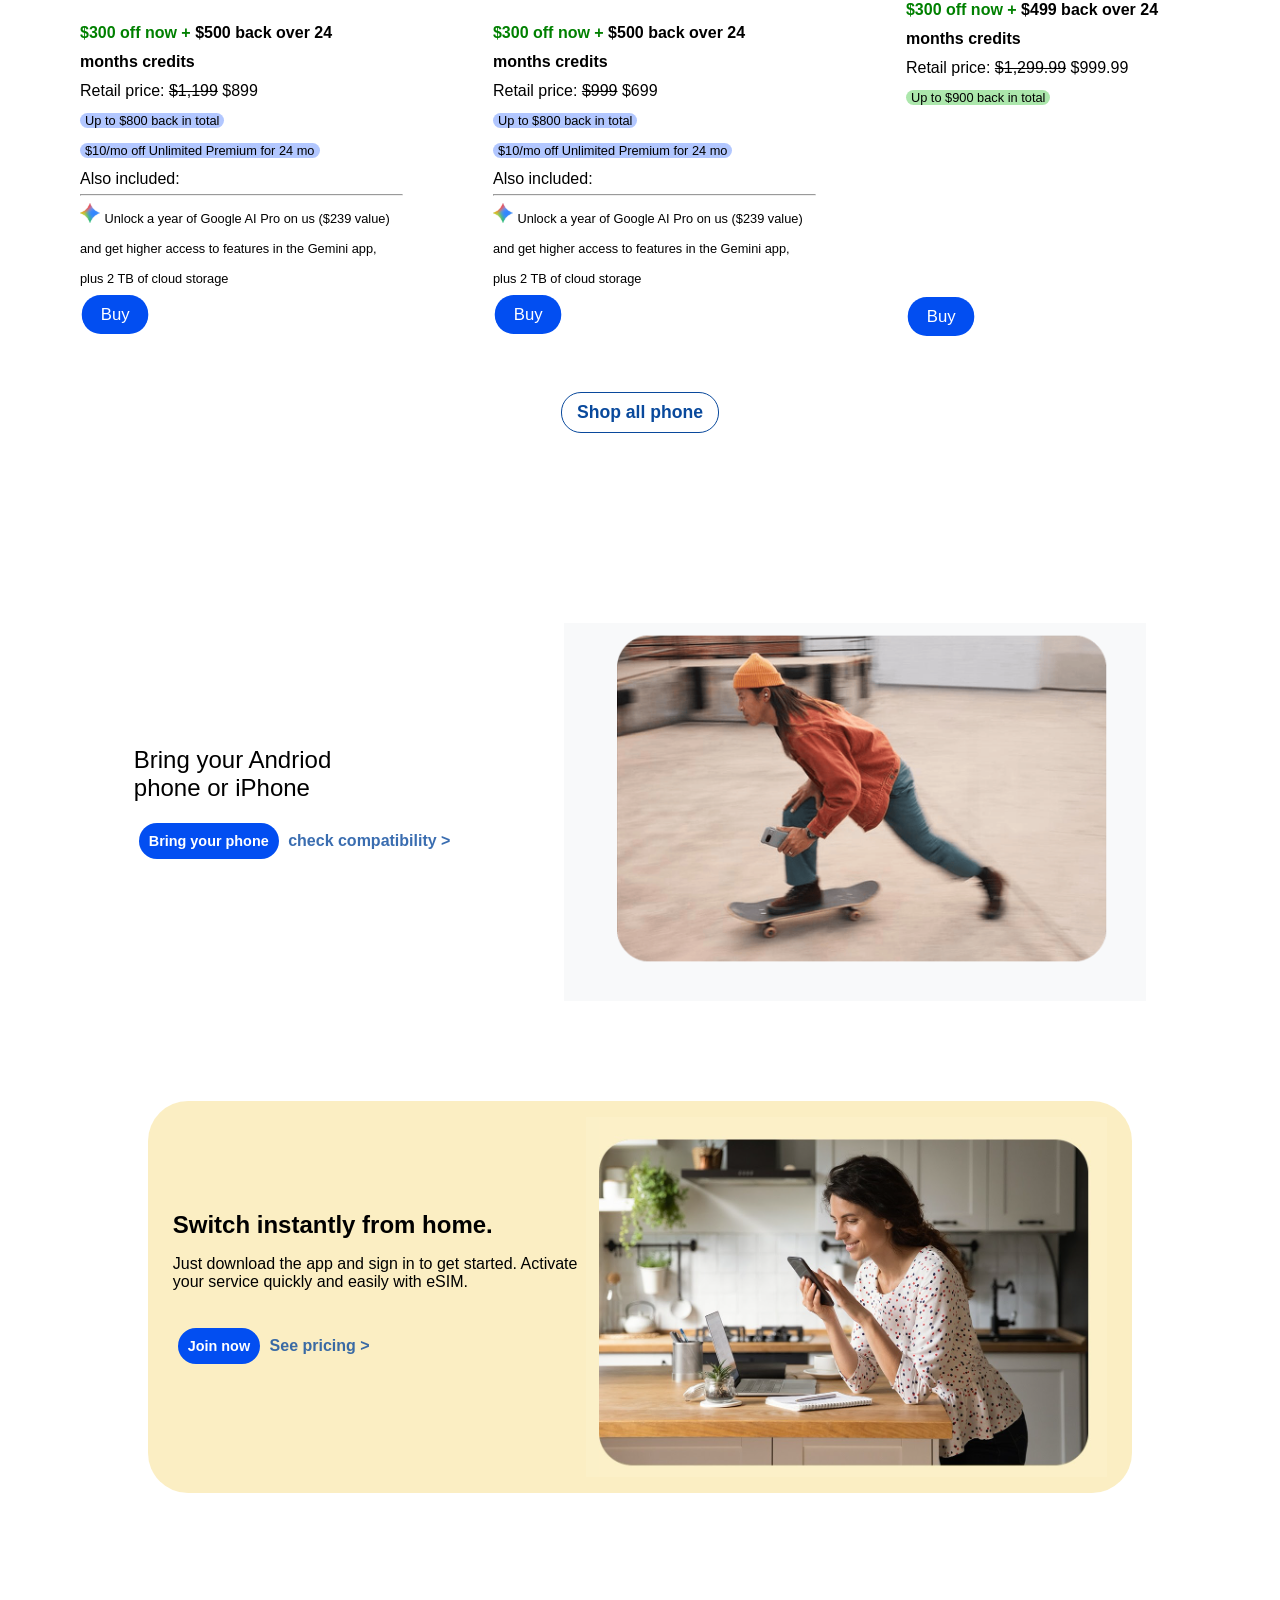
<file: piu.html>
<!DOCTYPE html>
<html lang="en">

<head>
   <meta charset="UTF-8">
   <meta name="viewport" content="width=device-width, initial-scale=1.0">
   <title>Document</title>
   <link rel="stylesheet" href="https://cdnjs.cloudflare.com/ajax/libs/font-awesome/6.7.2/css/all.min.css"
      integrity="sha512-Evv84Mr4kqVGRNSgIGL/F/aIDqQb7xQ2vcrdIwxfjThSH8CSR7PBEakCr51Ck+w+/U6swU2Im1vVX0SVk9ABhg=="
      crossorigin="anonymous" referrerpolicy="no-referrer" />
   <link rel="stylesheet" href="piu.css">
</head>

<body>
   <header>
      <nav>
         <div class="left_portion">
            <div class="logo1"> </div>
            <p style="font-size: 1.1rem; color: rgb(56, 56, 55); margin-top:10px; position: relative; top:1rem;">
               <strong>Google</strong> Fi Wireless
            </p>
         </div>
         <div class="center_portion">
            <ul>
               <li>Phones</li>
               <li>Plans</li>
               <li>Coverage</li>
               <li>Safety</li>
               <li>About</li>
               <li>Offers</li>
               <li>Why Google Fi</li>
            </ul>
         </div>
         <div class="right_portion">
            <button class="join_btn"><a href="#">Join</a></button>
            <div class="logo3"><i class="fa-solid fa-grip"></i>
            </div>
            <div class="logo4" style="border-radius:50%; height: 35px; width:35px;">I
            </div>
         </div>

      </nav>
   </header>
   <main>
      <section id="section1">
         <div class="part1">
            <h1>Bring a Pixel and <br> get 50% off any
               <br>
               unlimited plan.
            </h1>
            <p>Join with your Google Pixel phone and save on your first <br>12 months. That’s as low as $17.50/mo
               <span style="text-decoration: line-through;">$35/mo</span>
               for
               your <br>first line on Unlimited Essentials, and more savings with <br>multiple lines. Cancel anytime.
               Ends
               6/9/26.
               <a href="#" style="color: rgb(9, 73, 156);">Terms apply</a>
            </p>
            <button><a href="#">Get offer</a></button>
         </div>
         <div class="hero">
         </div>

      </section>
      <section>
         <div class="section2">
            <div class="s"> <strong style="font-size: 1.7rem;">5G</strong>
               <p style="margin-top: 7px;">Top-priority data speeds<br>powered by America's <br>fastest 5G network.</p>
            </div>
            <div class="s"><i class="fa-solid fa-plane-up"></i>
               <p>Coverage included in <br>200+ destinations <br>abroad.</p>
            </div>
            <div class="s"><i class="fa-solid fa-g"></i>
               <p>The only phone plan <br>built with Google <br>Account security</p>
            </div>
            <div class="s"><i class="fa-solid fa-tablet-screen-button"></i>
               <p>Data included for your <br>smartwatch, tablet, <br>and laptop.</p>
            </div>
            <div class="s"><i class="fa-solid fa-g"></i>
               <p>Google One cloud <br>storage and 6 months <br> of YouTube Premium <br>on us.</p>
            </div>
         </div>
      </section>
      <section id="section3">
         <div class="ph">
            <h1>The new motorola razr <br>2026 is now available.</h1>
            <p>Save $250 instantly on motorola <br> razr 2026. Ends 6/30.
               <a href="#">Terms apply</a>
            </p>
            <button>Buy</button>
            <div class="ph1 f"
               style="background: url(images/ph1.png); background-size: cover; position: relative;top: 7.8rem; scale:1.1;">
            </div>
         </div>
         <div class="ph">
            <h1>Get the new <br>Google Pixel 10 on <br> us, plus $10/mo <br> off your
               service.</h1>
            <p>$300 off instantly and $499 back <br>over 24 monthly credits for all new <br>lines. Plus, a $10/mo
               service credit
               for <br>2 years with the Unlimited Premium <br> plan.
               That’s $55/mo <span style="text-decoration: line-through;">$65/mo</span> for <br>your first line. Ends
               7/7.
               <a href="#">Terms apply</a>
            </p>
            <button>Buy</button>
            <div class="ph2 f" style="background: url(images/ph2.png); background-size: cover; scale: 1;"></div>
         </div>
         <div class="ph">
            <h1>Get $700 off Samsung <br>Galaxy S26, with <br>$300 off instantly.</h1>
            <p>Remaining $400 back over 24 monthly <br>bill credits with the Unlimited Premium <br>or Flexible plan.
               Ends 7/21
               <a href="#">Terms apply</a>
            </p>
            <button>Buy</button>
            <div class="ph3 f"
               style="background: url(images/ph3.png); background-size: cover; position: relative; top: 4.5rem; scale: 1.1;">
            </div>
         </div>
      </section>
      <div class="plan">
         <h1 style="text-align: center; font-size: 3rem; font-weight: 400; margin-bottom: 1.5rem;">Plans that do more
            for
            you.</h1>
         <h2 style="text-align: center; font-size: 2rem; font-weight: 400;">How many people are on your plan?</h2>
         <div class="g">
            <input checked type="radio" id="a" name="n"><label for="a">1</label>
            <input type="radio" id="b" name="n"><label for="b">2</label>
            <input type="radio" id="c" name="n"><label for="c">3</label>
            <input type="radio" id="d" name="n"><label for="d">4</label>
            <input type="radio" id="e" name="n"><label for="e">5</label>
            <input type="radio" id="f" name="n"><label for="f">6</label>
         </div>
      </div>
      <div class="offer">
         <div class="l" style="height: 50px; width: 50px; background: url(images/l.png); margin-right: 20px; margin-top: 15px;
            background-size: contain; background-repeat : no-repeat;">
         </div>
         <div class="new" style="line-height: 2.5rem;">
            <h2>Get 50% off for 12 months when you bring a Google Pixel phone.</h2>
            <p>Join any unlimited plan. Applies to new lines and each person bringing a Pixel phone. Cancel anytime.
               Ends
               Jun 9.
               <a href="#" style="color: rgb(9, 73, 156);">Terms apply</a>
            </p>
         </div>
      </div>
      <section id="section4">
         <!-- box1 -->
         <div class="pl">
            <div class="popular">Most Popular</div>
            <h2 style="font-weight: 500;">Unlimited Premium</h2>
            <p style="line-height: 5rem;">Maximum perks & global connectivity</p>
            <span><strong style="font-size: 1.3rem; font-weight: 500;">$65</strong> per month for 1 line</span>
            <div class="get">
               <div class="tag"><i class="fa-solid fa-tag"></i></div>
               Get 50% off for 12 months when you bring <br> a Pixel phone
            </div>
            <button class="sp">Select this plan</button>
            <hr>
            <div class="properties">
               <div class="ab">
                  <i class="fa-solid fa-signal"></i>
                  <p>100 GB of high-speed data*</p>
               </div>
               <div class="ab">
                  <i class="fa-solid fa-podcast"></i>
                  <p>50 GB of high-speed <br>hotspot tethering</p>
               </div>
               <div class="ab">
                  <i class="fa-solid fa-earth-americas"></i>
                  <p>International data in 200+ <br> destinations</p>
               </div>
               <div class="ab">
                  <i class="fa-solid fa-tablet-screen-button"></i>
                  <p>Connectivity for tablets <br>and laptops</p>
               </div>
               <div class="ab">
                  <div class="w"
                     style="position:relative; right:1.5rem;bottom: 1rem; background: url(images/watch.png);background-size: cover; height: 50px; width: 50px; scale:0.7;">
                  </div>
                  <p style="position: relative;right: 1.8rem;">Full connectivity for select <br>smartwatches</p>
               </div>
               <div class="ab">
                  <i class="fa-brands fa-youtube"></i>
                  <p>6 months of YouTube Premium <br>on us</p>
               </div>
               <div class="ab"> <strong style="font-size:1.5rem; position: relative;bottom: 0.3rem;">1</strong>
                  <p>100 GB of storage <br> with Google One</p>
               </div>
               <a href="#" style="position: relative; top: 0.4rem;">See full plan details >
               </a>
            </div>
         </div>
         <!-- box2 -->
         <div class="pl">
            <h2 style="font-weight:500; margin-top: 40px;">Unlimited Standard</h2>
            <span style="line-height: 5rem;">Hotspot thethering for your devices</span>
            <p><strong style="font-size: 1.3rem; font-weight: 500;">$50</strong>
               per month for 1 line
            </p>
            <div class="get">
               <div class="tag"><i class="fa-solid fa-tag"></i></div>
               Get 50% off for 12 months when you bring <br> a Pixel phone
            </div>
            <button class="ps">Select this plan</button>
            <hr>
            <div class="properties">
               <div class="ab">
                  <i class="fa-solid fa-signal"></i>
                  <p>50 GB of high-speed data*</p>
               </div>
               <div class="ab">
                  <i class="fa-solid fa-podcast"></i>
                  <p>25 GB of high-speed <br>hotspot tethering</p>
               </div>
               <div class="ab">
                  <i class="fa-solid fa-earth-americas"></i>
                  <p>International data in canada <br> and Mexico</p>
               </div>
               <div class="ab">
                  <div class="w"
                     style="position:relative; right:1.5rem;bottom: 1rem; background: url(images/watch.png);background-size: cover; height: 50px; width: 50px; scale:0.7;">
                  </div>
                  <p style="position: relative;right: 1.8rem;">Full connectivity for select <br>smartwatches</p>
               </div>
               <a href="#" style="position: relative; top: 17.8rem;">See full plan details >
               </a>
            </div>
         </div>
         <!-- box3 -->
         <div class="pl">
            <h2 style="font-weight:500; margin-top: 40px;">Unlimited Essentials</h2>
            <span style="line-height: 5rem;">Our most affordable plan</span>
            <p><strong style="font-size: 1.3rem; font-weight: 500;">$35</strong>
               per month for 1 line
            </p>
            <div class="get">
               <div class="tag"><i class="fa-solid fa-tag"></i></div>
               Get 50% off for 12 months when you bring <br> a Pixel phone
            </div>
            <button class="ps">Select this plan</button>
            <hr>
            <div class="properties">
               <div class="ab">
                  <i class="fa-solid fa-signal"></i>
                  <p>50 GB of high-speed data*</p>
               </div>
               <div class="ab">
                  <div class="w"
                     style="position:relative; right:1.5rem;bottom: 1rem; background: url(images/watch.png);background-size: cover; height: 50px; width: 50px; scale:0.7;">
                  </div>
                  <p style="position: relative;right: 1.8rem;">Full connectivity for select <br>smartwatches</p>
               </div>
               <a href="#" style="position: relative; top: 29rem;">See full plan details >
               </a>
            </div>
         </div>
         <!-- box 4 -->
         <div class="pl">
            <h2 style="font-weight:500; margin-top: 40px;">Flexible</h2>
            <span style="line-height: 5rem;">Pay for the data you use</span>
            <p><strong style="font-size: 1.3rem; font-weight: 500;">$20</strong>
               per month for 1 line
            </p>
            <span>+ $10/GB of data</span>
            <br>
            <button class="ps" style="margin-top: 20px;">Select this plan</button>
            <hr>
            <div class="properties">
               <div class="ab">
                  <i class="fa-solid fa-signal"></i>
                  <p>Data for $10/GB</p>
               </div>
               <div class="ab">
                  <i class="fa-solid fa-podcast"></i>
                  <p>High-speed hotspot tethering</p>
               </div>
               <div class="ab">
                  <i class="fa-solid fa-earth-americas"></i>
                  <p>International data in 200+ <br> destinations</p>
               </div>
               <div class="ab">
                  <i class="fa-solid fa-tablet-screen-button"></i>
                  <p>Connectivity for tablets <br>and laptops</p>
               </div>
               <div class="ab">
                  <div class="w"
                     style="position:relative; right:1.5rem;bottom: 1rem; background: url(images/watch.png);background-size: cover; height: 50px; width: 50px; scale:0.7;">
                  </div>
                  <p style="position: relative;right: 1.8rem;">Full connectivity for select <br>smartwatches</p>
               </div>
               <a href="#" style="position: relative; top: 15rem;">See full plan details >
               </a>
            </div>
         </div>
      </section>
      <div class="sub">
         <p style="text-align: center;">*High-speed data up to 100 GB/person on Unlimited Premium, 50 GB/person on <br>
            Unlimited Standard, 30
            GB/person on Unlimited Essentials, and 256 kbps after.</p>
         <br>
         <p style="text-align: center;">Monthly prices do not include <a href="#" style="color: rgb(9, 73, 156);">taxes
               and gov't fees.</a></p>
      </div>
      <button class="ps"
         style="margin-left: 37rem; margin-top: 2rem; padding: 0.7rem 2rem; font-size: 1.1rem; margin-bottom: 100px;">
         Compare
         all
         features</button>
      <!-- section 5 -->
      <section id="section5">
         <!-- box 1 -->
         <div class="box">
            <div class="text">
               <h1 style="margin-bottom: 20px;">Full-service coverage.</h1>
               <span>Get top-priority data speeds on an ultra-reliable <br> 5G network. Use your plan abroad with zero
                  extra
                  <br> setup or fees. And share your connection with your <br>other devices</span>
               <br>
               <a href="#" style="color: rgba(9, 73, 156,0.8); text-decoration : none; font-weight: bold;">Learn more
                  ></a>
            </div>
            <div class="pic" style="height: 375px; width: 500px; background: url(images/box1.jpg); 
               background-size: contain; background-position: center; background-repeat: no-repeat; 
               border-radius: 20px;">
            </div>
         </div>
         <!-- box 2 -->
         <div class="box">
            <div class="pic" style="height: 375px; width: 500px; background: url(images/box2.jpg); 
               background-size: contain; background-position: center; background-repeat: no-repeat; 
               border-radius: 20px;">
            </div>
            <div class="text">
               <h1 style="margin-bottom: 20px;">Backed by Google security.</h1>
               <span>Built-in identity protection, VPN by Google, spam <br>
                  call blocking, end-to-end encrypted calls – every <br>plan includes advanced Google safety features at
                  no extra cost.
                  <br>
                  <a href="#" style="color: rgba(9, 73, 156,0.8); text-decoration : none; font-weight: bold;">Learn more
                     ></a>
            </div>
         </div>
         <!-- box 3 -->
         <div class="box">
            <div class="text">
               <h1 style="margin-bottom: 20px;">Wireless made effortless.</h1>
               <span>Get a new phone plan in minutes, right from home. <br>Manage everything effortlessly in the app,
                  with
                  24/7 <br>support at your fingertips.
                  <br>
                  <a href="#" style="color: rgba(9, 73, 156,0.8); text-decoration : none; font-weight: bold;">How it
                     works
                     ></a>
            </div>
            <div class="pic" style="height: 375px; width: 500px; background: url(images/box3.jpg); 
               background-size: contain; background-position: center; background-repeat: no-repeat; 
               border-radius: 20px;">
            </div>
         </div>
      </section>
      <!-- shop section -->
      <section id="section6">
         <h1 style="font-weight: light;">Shop the latest phones.</h1>
         <p>Explore new phones from Google, Samsung, and Motorola.</p>
         <div class="shop">
            <!-- phone 1 -->
            <div class="p1">
               <img src="images/p1.webp" alt="p1">
               <div class="t">
                  <h3 style="font-weight: lighter; margin-bottom: 1.2rem;">Google Pixel 10a</h3>
                  <div class="circle">
                     <div class="c" style="background: rgba(183, 111, 241, 0.9);"></div>
                     <div class="c" style="background: rgb(241, 48, 80);"></div>
                     <div class="c" style="background: rgb(199, 187, 187);"></div>
                     <div class="c" stle="background: #000;"></div>
                  </div>
                  <br>
                  <span><strong>
                        <span style="text-decoration: line-through;">$20.79/mo</span>$0/mo
                     </strong>over 24
                  </span>
                  <br>
                  <span>monthly credits</span>
                  <br>
                  <span>Retail price: $499</span>
                  <br>
                  <div class="doll">Up to $499 back in total</div>
                  <br>
                  <div class="doll">$10/mo off Unlimited Premium for 24 mo</div>
                  <br>
                  <button id="btn">
                     Buy
                  </button>
               </div>
            </div>
            <!-- phone 2 -->
            <div class="p1">
               <img src="images/p2.webp" alt="p1">
               <div class="t">
                  <h3 style="font-weight: lighter; margin-bottom: 1.2rem;">Google Pixel 10</h3>
                  <div class="circle">
                     <div class="c" style="background: rgba(58, 86, 243, 0.9);"></div>
                     <div class="c" style="background: rgb(140, 215, 238);"></div>
                     <div class="c" style="background: rgb(135, 247, 185);"></div>
                     <div class="c" stle="background: #000;"></div>
                  </div>
                  <br>
                  <strong style="color:green;">$300 off now +
                     <span style="color: #000;">$499 back over 24 <br>months credits</span>
                  </strong>
                  <br>
                  <span>Retail price: <span style="text-decoration: line-through;">$799</span> $499</span>
                  <br>
                  <div class="doll">Up to $799 back in total</div>
                  <br>
                  <div class="doll">$10/mo off Unlimited Premium for 24 mo</div>
                  <br>
                  <button id="btn">
                     Buy
                  </button>
               </div>
            </div>
            <!-- phone 3 -->
            <div class="p1">
               <img src="images/p3.webp" alt="p1" style="scale: 1;">
               <div class="t">
                  <h3 style="font-weight: lighter; margin-bottom: 1.2rem;">Google Pixel 10 Pro</h3>
                  <div class="circle">
                     <div class="c" style="background: rgba(86, 86, 87, 0.9);"></div>
                     <div class="c" style="background: rgb(140, 215, 238);"></div>
                     <div class="c" style="background: rgb(157, 160, 159);"></div>
                     <div class="c" style="background: black;"></div>
                  </div>
                  <br>
                  <strong style="color:green;">$300 off now +
                     <span style="color: #000;">$500 back over 24 <br>months credits</span>
                  </strong>
                  <br>
                  <span>Retail price: <span style="text-decoration: line-through;">$999</span> $699</span>
                  <br>
                  <div class="doll">Up to $800 back in total</div>
                  <br>
                  <div class="doll">$10/mo off Unlimited Premium for 24 mo</div>
                  <br>
                  <span>Also included: </span>
                  <hr>
                  <div class="gem"></div>
                  <span style="font-size: 0.8rem;">Unlock a year of Google AI Pro on us ($239
                     value)
                     and get higher
                     access to features in the
                     Gemini
                     app, plus 2 TB of cloud storage</span>
                  <br>
                  <button id="btn" style="margin: 0;">
                     Buy
                  </button>
               </div>
            </div>
         </div>
         <!-- shop section 2 -->
         <div class="shop">
            <!-- phone 4 -->
            <div class="p1">
               <img src="images/p4.webp" alt="p1" style="scale: 1;">
               <div class="t">
                  <h3 style="font-weight: lighter; margin-bottom: 1.2rem;">Google Pixel 10 Pro XL</h3>
                  <div class="circle">
                     <div class="c" style="background: rgba(86, 86, 87, 0.9);"></div>
                     <div class="c" style="background: rgb(140, 215, 238);"></div>
                     <div class="c" style="background: rgb(157, 160, 159);"></div>
                     <div class="c" style="background: black;"></div>
                  </div>
                  <br>
                  <strong style="color:green;">$300 off now +
                     <span style="color: #000;">$500 back over 24 <br>months credits</span>
                  </strong>
                  <br>
                  <span>Retail price: <span style="text-decoration: line-through;">$1,199</span> $899</span>
                  <br>
                  <div class="doll">Up to $800 back in total</div>
                  <br>
                  <div class="doll">$10/mo off Unlimited Premium for 24 mo</div>
                  <br>
                  <span>Also included: </span>
                  <hr>
                  <div class="gem"></div>
                  <span style="font-size: 0.8rem;">Unlock a year of Google AI Pro on us ($239
                     value)
                     and get higher
                     access to features in the
                     Gemini
                     app, plus 2 TB of cloud storage</span>
                  <br>
                  <button id="btn" style="margin: 0;">
                     Buy
                  </button>
               </div>
            </div>
            <!-- phone 5 -->
            <div class="p1">
               <img src="images/p5.webp" alt="p1" style="scale: 1;">
               <div class="t">
                  <h3 style="font-weight: lighter; margin-bottom: 1.2rem;">Google Pixel 10 Pro Fold</h3>
                  <div class="circle">
                     <div class="c" style="background: rgba(86, 86, 87, 0.9);"></div>
                     <div class="c" style="background: rgb(111, 248, 214);"></div>

                  </div>
                  <br>
                  <strong style="color:green;">$300 off now +
                     <span style="color: #000;">$500 back over 24 <br>months credits</span>
                  </strong>
                  <br>
                  <span>Retail price: <span style="text-decoration: line-through;">$999</span> $699</span>
                  <br>
                  <div class="doll">Up to $800 back in total</div>
                  <br>
                  <div class="doll">$10/mo off Unlimited Premium for 24 mo</div>
                  <br>
                  <span>Also included: </span>
                  <hr>
                  <div class="gem"></div>
                  <span style="font-size: 0.8rem;">Unlock a year of Google AI Pro on us ($239
                     value)
                     and get higher
                     access to features in the
                     Gemini
                     app, plus 2 TB of cloud storage</span>
                  <br>
                  <button id="btn" style="margin: 0;">
                     Buy
                  </button>
               </div>
            </div>
            <!-- phone 6 -->
            <div class="p1">
               <img src="images/p6.webp" alt="p1">
               <div class="t">
                  <h3 style="font-weight: lighter; margin-bottom: 1.2rem;">Samsung Galaxy S26 Ultra</h3>
                  <div class="circle">
                     <div class="c" style="background: rgba(68, 68, 70, 0.9);"></div>
                     <div class="c" style="background: rgb(35, 37, 37);"></div>
                     <div class="c" style="background: rgb(182, 237, 253);"></div>
                     <div class="c" style="background: #fff;"></div>
                  </div>
                  <br>
                  <strong style="color:green;">$300 off now +
                     <span style="color: #000;">$499 back over 24 <br>months credits</span>
                  </strong>
                  <br>
                  <span>Retail price: <span style="text-decoration: line-through;">$1,299.99</span> $999.99</span>
                  <br>
                  <div class="doll" style="background: rgba(152, 226, 152,0.8);">Up to $900 back in total</div>
                  <br>
                  <button id="btn" style="margin-top: 11.5rem;">
                     Buy
                  </button>
               </div>
            </div>
         </div>
         <div class="btn" style="display: flex; justify-content: center; align-items: center;">
            <button class="ps" style=" font-size: 1.1rem;">Shop
               all phone</button>
         </div>
      </section>
      <!-- section 7 -->
      <section id="section7">
         <div class="last">
            <div class="text">
               <h1 style="font-weight:300; margin-bottom: 1rem;">Bring your Andriod <br>phone or iPhone</h1>
               <button class="sp">Bring your phone</button>
               <a href="#" style="color: rgba(9, 73, 156,0.8); text-decoration : none; font-weight: bold;">check
                  compatibility ></a>
            </div>
            <img src="images/run.png" alt="run">
         </div>
         <!-- 2nd part -->
         <div class="last" style="background: rgba(240, 197, 58,0.3); margin: 0 8rem; padding: 1rem 1rem;">
            <div class="text">
               <h1 style="margin-bottom: 1rem;">Switch instantly from home.</h1>
               <p style="text-align: start;">Just download the app and sign in to get started. Activate <br> your
                  service quickly and easily with
                  eSIM. </p>
               <button class="sp">Join now</button>
               <a href="#" style="color: rgba(9, 73, 156,0.8); text-decoration : none; font-weight: bold;">See pricing
                  ></a>
            </div>
            <img src="images/tak.png" alt="take photo">
         </div>
      </section>
   </main>
</body>

</html>
</file>
<file: index.css>
* {
    margin: 0;
    padding: 0;
    box-sizing: border-box;
    font-family: Roboto, RobotoDraft, Helvetica, Arial, sans-serif;
}

/*nav*/
nav {
    display: flex;
    justify-content: space-between;
    align-items: center;
    padding: 0 15px;
    box-shadow: 0 0 10px rgba(0, 0, 0, 0.8);
    position: fixed;
    top: 0;
    left: 0;
    width: 100%;
    z-index: 1000;
    background: #fff;
}

nav:hover {
    cursor: pointer;
}

.left_portion {
    display: flex;
    justify-content: space-evenly;
}

.logo1 {
    background: url(images/logo1.png);
    height: 50px;
    width: 50px;
    position: relative;
    left: 0.8rem;
    top: 0.5rem;
    background-repeat: no-repeat;
}

.center_portion {
    margin-right: 300px;
    margin-top: 10px;
}

nav ul {
    display: flex;
    justify-content: space-evenly;
    width: 550px;
    list-style-type: none;
    font-size: 1rem;
    color: rgb(94, 94, 93);
}

.right_portion {
    display: flex;
    justify-content: space-between;
    align-items: center;
    height: 45px;
    padding-left: 50px;
}

.join_btn a {
    text-decoration: none;
    color: #fff;
}

.join_btn {
    background: rgb(2, 78, 241);
    padding: 10px 28px;
    font-size: 1rem;
    border: none;
    scale: 0.95;
    border-radius: 20px;
    position: relative;
    right: 50px;
}

.join_btn:hover {
    cursor: pointer;
    background: rgba(29, 127, 238, 1);
}

.logo3 {
    position: relative;
    right: 30px;
    scale: 1.2;
}

.logo4 {
    margin-right: 20px;
    scale: 1.1;
    font-size: 1rem;
    display: flex;
    justify-content: center;
    align-items: center;
    color: #fff;
    background-color: rgba(230, 8, 82, 0.7);
}

/*section 1*/
#section1 {
    display: flex;
    justify-content: space-evenly;
    align-items: center;
    background-color: rgba(119, 152, 243, 0.4);
    border-radius: 15px;
    margin: 30px;
    padding: 20px;
}

.part1 {
    padding: 10px;
}

.part1 h1 {
    font-size: 2.5rem;
    font-weight: 400;
    margin-bottom: 10px;
}

.part1 p {
    line-height: 1.3rem;
    font-size: 1rem;
    margin-bottom: 20px;
}

.hero {
    height: 550px;
    width: 550px;
    background: url(images/lo.png);
    background-size: cover;
    scale: 1.1;
}

#section1 button a {
    text-decoration: none;
    color: #fff;
    font-weight: 600;
}

#section1 button {
    background: rgb(2, 78, 241);
    padding: 10px 20px;
    font-size: 1.1rem;
    border: none;
    scale: 0.95;
    border-radius: 20px;
}

#section1 button:hover {
    cursor: pointer;
    background: rgba(29, 127, 238, 0.9);
}

/*section 2*/
.section2 {
    display: flex;
    justify-content: space-evenly;
    margin: 50px 100px;
    padding: 20px;

}

.section2 .s {
    text-align: center;
    font-weight: 300px;
    padding: 10px;
    font-size: 1.1rem;
}

.s i {
    scale: 1.5;
    margin-bottom: 20px;
}

/*section 3*/
#section3 {
    display: flex;
    justify-content: space-evenly;
    margin: 25px;
}

.ph {
    text-align: center;
    padding: 0 30px;
    border-radius: 20px;
    background: rgba(64, 192, 224, 0.1);
}

.ph h1 {
    font-weight: 300;
    margin: 30px 0;
}

.ph a {
    color: rgb(9, 73, 156);
}

.ph .f {
    height: 300px;
    width: 330px;
}

.ph button {
    background: rgb(2, 78, 241);
    padding: 10px 25px;
    color: #fff;
    font-size: 1.1rem;
    border: none;
    scale: 0.95;
    border-radius: 20px;
    margin: 20px;
}

.ph button:hover {
    cursor: pointer;
    background: rgba(29, 127, 238, 0.9);
}

/*plan section*/
.plan {
    display: flex;
    flex-direction: column;
    justify-content: center;
    align-items: center;
}

.g {
    display: flex;
    gap: 2px;
    background: #ddd;
    padding: 2px;
    border-radius: 20px;
    width: max-content;
    margin: 35px;
}

input {
    display: none
}

label {
    min-width: 70px;
    padding: 10px;
    text-align: center;
    background: #edf0ed;
    border-radius: 30px;
    cursor: pointer;
    font: 600 14px sans-serif;
}

input:checked+label {
    background: #dbe7ff;
    color: #174ea6
}

input:checked+label:before {
    content: "✓ "
}

.offer {
    display: flex;
    background: rgba(35, 233, 124, 0.2);
    border-radius: 25px;
    margin: 0 30px;
    padding: 20px;
}

/*section 4*/
#section4 {
    margin: 30px;
    display: flex;
    gap: 15px;
}

.pl {
    border: 2px solid #999696;
    border-radius: 20px;
    padding: 10px;
}

.pl .popular {
    background: rgba(65, 233, 183, 0.358);
    border-radius: 20px;
    margin-right: 12rem;
    padding: 0.2rem;
    color: rgba(37, 43, 49, 0.87);
    font-size: 0.8rem;
    text-align: center;
    margin-bottom: 1.2rem;
}

.get {
    background: rgba(65, 233, 183, 0.358);
    border-radius: 20px;
    padding: 0.3rem;
    color: rgba(2, 61, 43, 0.87);
    font-size: 0.8rem;
    font-weight: bold;
    display: flex;
    margin: 20px 0;
}

.tag {
    margin: 0 5px;
}

.sp {
    background: rgb(2, 78, 241);
    padding: 10px 10px;
    color: #fff;
    font-size: 0.9rem;
    font-weight: 600;
    border: none;
    border-radius: 20px;
    margin: 5px 5px 20px;
}

.sp:hover {
    cursor: pointer;
    background: rgba(29, 127, 238, 0.9);
}

.properties {
    padding: 20px;
}

.ab i {
    margin-right: 10px;
}

.properties .ab {
    display: flex;
    padding: 10px 0;
}

.properties a {
    text-decoration: none;
    color: rgb(9, 73, 156);
}

.ps {
    padding: 5px 10px;
    color: rgb(9, 73, 156);
    font-size: 0.9rem;
    font-weight: 600;
    border: 1px solid rgb(9, 73, 156);
    border-radius: 20px;
    margin: 5px 5px 20px;
    background: #fff;
    transition: 2s;
}

.ps:hover {
    background: rgba(113, 168, 236, 0.9);
    cursor: pointer;
}

/*section 5*/
.box {
    display: flex;
    justify-content: space-evenly;
    align-items: center;
    margin-bottom: 50px;
    padding: 50px;
    line-height: 1.5rem;
}

/* section 6 */
#section6 h1,
p {
    text-align: center;
    margin-bottom: 2rem;
}

.shop {
    display: flex;
    gap: 30px;
    padding: 20px 50px;
}

.p1 {
    padding: 10px;
}

.p1 img {
    width: 100%;
    height: auto;
    display: block;
}

.circle {
    display: flex;
    gap: 10px;
}

.c {
    height: 15px;
    width: 15px;
    border-radius: 50%;
    border: 1px solid #000;
    background: #f567;
}

.t {
    padding: 20px;
    line-height: 1.8rem;
}

.doll {
    border-radius: 10px;
    display: inline;
    background: rgba(159, 185, 255, 0.8);
    padding: 0 5px;
    font-size: 0.8rem;
}

#btn {
    background: rgb(2, 78, 241);
    padding: 10px 20px;
    font-size: 1.1rem;
    border: none;
    scale: 0.95;
    border-radius: 20px;
    color: #fff;
    margin-top: 9rem;
}

#btn:hover {
    cursor: pointer;
    background: rgba(29, 127, 238, 1);
}

.gem {
    display: inline-block;
    height: 20px;
    width: 20px;
    background: url(images/gem.jpg);
    background-size: cover;
    margin-top: 7px;
}

.ps {
    padding: 9px 15px;
    color: rgb(9, 73, 156);
    font-size: 0.9rem;
    font-weight: 600;
    border: 1px solid rgb(9, 73, 156);
    border-radius: 20px;
    margin: 5px 5px 20px;
    background: #fff;
    transition: 2s;
}

.ps:hover {
    background: rgba(113, 168, 236, 0.9);
    cursor: pointer;
}

/* section 7 */
#section7 {
    padding: 20px;
    margin: 150px 0;
}

.last {
    display: flex;
    justify-content: space-evenly;
    align-items: center;
    margin-bottom: 100px;
    border-radius: 2.5rem;
}

.text a:hover {
    text-decoration: underline;
}
</file>
<file: piu.css>
* {
    margin: 0;
    padding: 0;
    box-sizing: border-box;
    font-family: Roboto, RobotoDraft, Helvetica, Arial, sans-serif;
}

/*nav*/
nav {
    display: flex;
    justify-content: space-between;
    align-items: center;
    padding: 0 15px;
    box-shadow: 0 0 10px rgba(0, 0, 0, 0.8);
    position: fixed;
    top: 0;
    left: 0;
    width: 100%;
    z-index: 1000;
    background: #fff;
}

nav:hover {
    cursor: pointer;
}

.left_portion {
    display: flex;
    justify-content: space-evenly;
}

.logo1 {
    background: url(images/logo1.png);
    height: 50px;
    width: 50px;
    position: relative;
    left: 0.8rem;
    top: 0.5rem;
    background-repeat: no-repeat;
}

.center_portion {
    margin-right: 300px;
    margin-top: 10px;
}

nav ul {
    display: flex;
    justify-content: space-evenly;
    width: 550px;
    list-style-type: none;
    font-size: 1rem;
    color: rgb(94, 94, 93);
}

.right_portion {
    display: flex;
    justify-content: space-between;
    align-items: center;
    height: 45px;
    padding-left: 50px;
}

.join_btn a {
    text-decoration: none;
    color: #fff;
}

.join_btn {
    background: rgb(2, 78, 241);
    padding: 10px 28px;
    font-size: 1rem;
    border: none;
    scale: 0.95;
    border-radius: 20px;
    position: relative;
    right: 50px;
}

.join_btn:hover {
    cursor: pointer;
    background: rgba(29, 127, 238, 1);
}

.logo3 {
    position: relative;
    right: 30px;
    scale: 1.2;
}

.logo4 {
    margin-right: 20px;
    scale: 1.1;
    font-size: 1rem;
    display: flex;
    justify-content: center;
    align-items: center;
    color: #fff;
    background-color: rgba(230, 8, 82, 0.7);
}

/*section 1*/
#section1 {
    display: flex;
    justify-content: space-evenly;
    align-items: center;
    background-color: rgba(119, 152, 243, 0.4);
    border-radius: 15px;
    margin: 30px;
    padding: 20px;
}

.part1 {
    padding: 10px;
}

.part1 h1 {
    font-size: 2.5rem;
    font-weight: 400;
    margin-bottom: 10px;
}

.part1 p {
    line-height: 1.3rem;
    font-size: 1rem;
    margin-bottom: 20px;
}

.hero {
    height: 550px;
    width: 550px;
    background: url(images/lo.png);
    background-size: cover;
    scale: 1.1;
}

#section1 button a {
    text-decoration: none;
    color: #fff;
    font-weight: 600;
}

#section1 button {
    background: rgb(2, 78, 241);
    padding: 10px 20px;
    font-size: 1.1rem;
    border: none;
    scale: 0.95;
    border-radius: 20px;
}

#section1 button:hover {
    cursor: pointer;
    background: rgba(29, 127, 238, 0.9);
}

/*section 2*/
.section2 {
    display: flex;
    justify-content: space-evenly;
    margin: 50px 100px;
    padding: 20px;

}

.section2 .s {
    text-align: center;
    font-weight: 300px;
    padding: 10px;
    font-size: 1.1rem;
}

.s i {
    scale: 1.5;
    margin-bottom: 20px;
}

/*section 3*/
#section3 {
    display: flex;
    justify-content: space-evenly;
    margin: 25px;
}

.ph {
    text-align: center;
    padding: 0 30px;
    border-radius: 20px;
    background: rgba(64, 192, 224, 0.1);
}

.ph h1 {
    font-weight: 300;
    margin: 30px 0;
}

.ph a {
    color: rgb(9, 73, 156);
}

.ph .f {
    height: 300px;
    width: 330px;
}

.ph button {
    background: rgb(2, 78, 241);
    padding: 10px 25px;
    color: #fff;
    font-size: 1.1rem;
    border: none;
    scale: 0.95;
    border-radius: 20px;
    margin: 20px;
}

.ph button:hover {
    cursor: pointer;
    background: rgba(29, 127, 238, 0.9);
}

/*plan section*/
.plan {
    display: flex;
    flex-direction: column;
    justify-content: center;
    align-items: center;
}

.g {
    display: flex;
    gap: 2px;
    background: #ddd;
    padding: 2px;
    border-radius: 20px;
    width: max-content;
    margin: 35px;
}

input {
    display: none
}

label {
    min-width: 70px;
    padding: 10px;
    text-align: center;
    background: #edf0ed;
    border-radius: 30px;
    cursor: pointer;
    font: 600 14px sans-serif;
}

input:checked+label {
    background: #dbe7ff;
    color: #174ea6
}

input:checked+label:before {
    content: "✓ "
}

.offer {
    display: flex;
    background: rgba(35, 233, 124, 0.2);
    border-radius: 25px;
    margin: 0 30px;
    padding: 20px;
}

/*section 4*/
#section4 {
    margin: 30px;
    display: flex;
    gap: 15px;
}

.pl {
    border: 2px solid #999696;
    border-radius: 20px;
    padding: 10px;
}

.pl .popular {
    background: rgba(65, 233, 183, 0.358);
    border-radius: 20px;
    margin-right: 12rem;
    padding: 0.2rem;
    color: rgba(37, 43, 49, 0.87);
    font-size: 0.8rem;
    text-align: center;
    margin-bottom: 1.2rem;
}

.get {
    background: rgba(65, 233, 183, 0.358);
    border-radius: 20px;
    padding: 0.3rem;
    color: rgba(2, 61, 43, 0.87);
    font-size: 0.8rem;
    font-weight: bold;
    display: flex;
    margin: 20px 0;
}

.tag {
    margin: 0 5px;
}

.sp {
    background: rgb(2, 78, 241);
    padding: 10px 10px;
    color: #fff;
    font-size: 0.9rem;
    font-weight: 600;
    border: none;
    border-radius: 20px;
    margin: 5px 5px 20px;
}

.sp:hover {
    cursor: pointer;
    background: rgba(29, 127, 238, 0.9);
}

.properties {
    padding: 20px;
}

.ab i {
    margin-right: 10px;
}

.properties .ab {
    display: flex;
    padding: 10px 0;
}

.properties a {
    text-decoration: none;
    color: rgb(9, 73, 156);
}

.ps {
    padding: 5px 10px;
    color: rgb(9, 73, 156);
    font-size: 0.9rem;
    font-weight: 600;
    border: 1px solid rgb(9, 73, 156);
    border-radius: 20px;
    margin: 5px 5px 20px;
    background: #fff;
    transition: 2s;
}

.ps:hover {
    background: rgba(113, 168, 236, 0.9);
    cursor: pointer;
}

/*section 5*/
.box {
    display: flex;
    justify-content: space-evenly;
    align-items: center;
    margin-bottom: 50px;
    padding: 50px;
    line-height: 1.5rem;
}

/* section 6 */
#section6 h1,
p {
    text-align: center;
    margin-bottom: 2rem;
}

.shop {
    display: flex;
    gap: 30px;
    padding: 20px 50px;
}

.p1 {
    padding: 10px;
}

.p1 img {
    width: 100%;
    height: auto;
    display: block;
}

.circle {
    display: flex;
    gap: 10px;
}

.c {
    height: 15px;
    width: 15px;
    border-radius: 50%;
    border: 1px solid #000;
    background: #f567;
}

.t {
    padding: 20px;
    line-height: 1.8rem;
}

.doll {
    border-radius: 10px;
    display: inline;
    background: rgba(159, 185, 255, 0.8);
    padding: 0 5px;
    font-size: 0.8rem;
}

#btn {
    background: rgb(2, 78, 241);
    padding: 10px 20px;
    font-size: 1.1rem;
    border: none;
    scale: 0.95;
    border-radius: 20px;
    color: #fff;
    margin-top: 9rem;
}

#btn:hover {
    cursor: pointer;
    background: rgba(29, 127, 238, 1);
}

.gem {
    display: inline-block;
    height: 20px;
    width: 20px;
    background: url(images/gem.jpg);
    background-size: cover;
    margin-top: 7px;
}

.ps {
    padding: 9px 15px;
    color: rgb(9, 73, 156);
    font-size: 0.9rem;
    font-weight: 600;
    border: 1px solid rgb(9, 73, 156);
    border-radius: 20px;
    margin: 5px 5px 20px;
    background: #fff;
    transition: 2s;
}

.ps:hover {
    background: rgba(113, 168, 236, 0.9);
    cursor: pointer;
}

/* section 7 */
#section7 {
    padding: 20px;
    margin: 150px 0;
}

.last {
    display: flex;
    justify-content: space-evenly;
    align-items: center;
    margin-bottom: 100px;
    border-radius: 2.5rem;
}

.text a:hover {
    text-decoration: underline;
}
</file>
